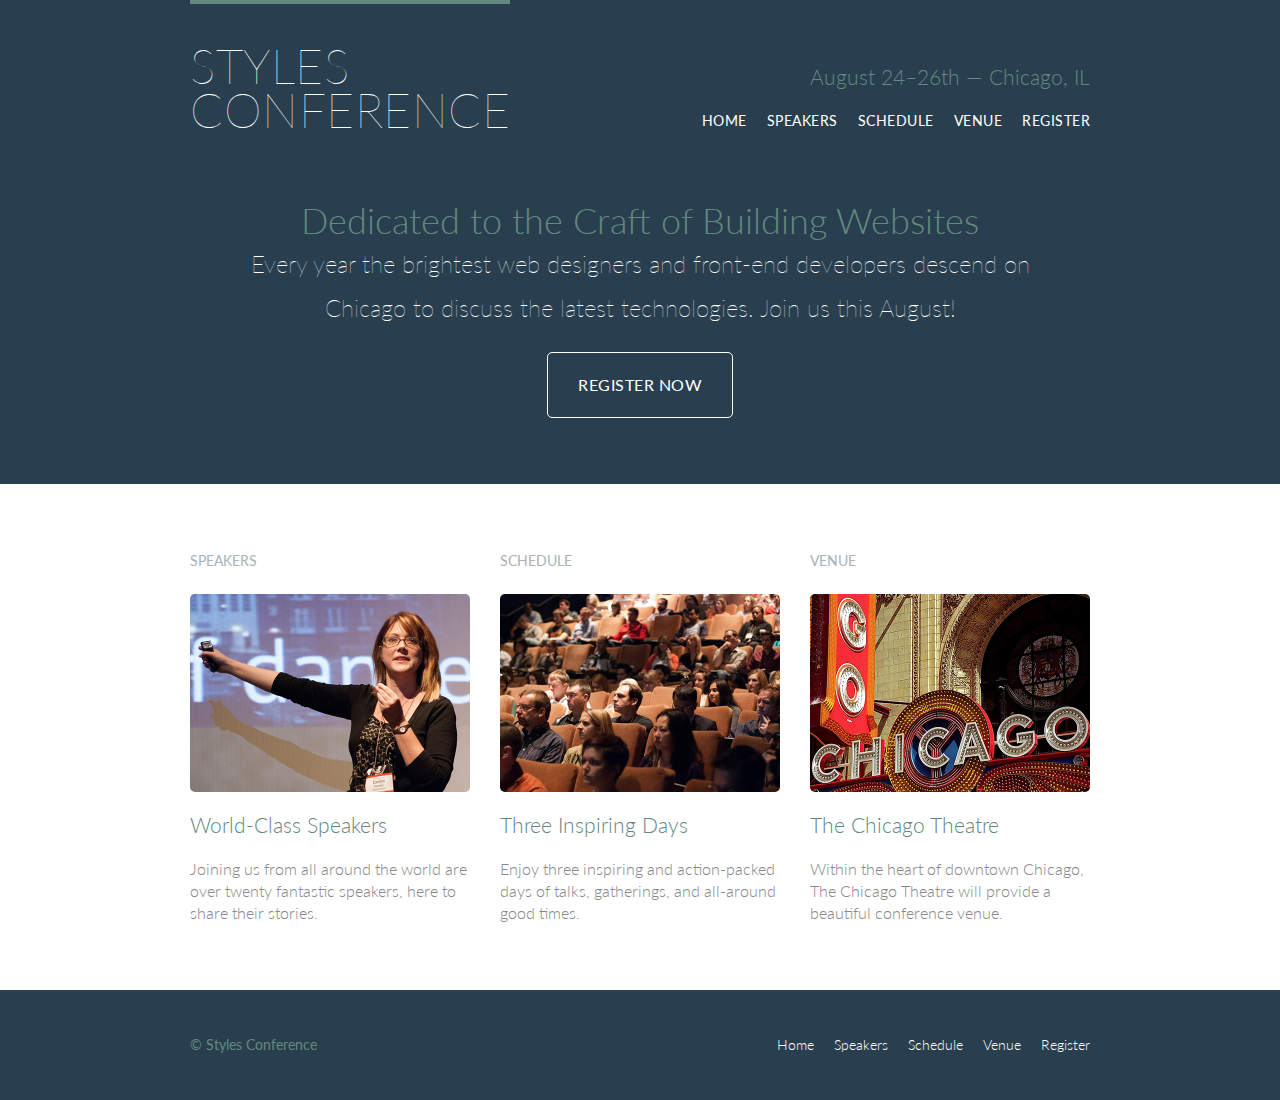
<file: index.html>
<!DOCTYPE html>
<html lang="en">

   <head>
      <meta charset="utf-8">
      <title>Styles Conference</title>
      <link rel="stylesheet" href="assets/stylesheets/main.css">
      <link rel="stylesheet" href="https://fonts.googleapis.com/css2?family=Lato:wght@100;300;400">      
   </head>

   <body>

      <!-- Header -->

      <header class="primary-header container group">
           
         <h1 class="logo">
            <a href="index.html">Styles <br> Conference</a>
         </h1>

         <h3 class="tagline">August 24&ndash;26th &mdash; Chicago, IL</h3>

         <nav class="nav primary-nav">
            <ul>
               <li><a href="index.html">Home</a></li><!--
               --><li><a href="speakers.html">Speakers</a></li><!--
               --><li><a href="schedule.html">Schedule</a></li><!--
               --><li><a href="venue.html">Venue</a></li><!--
               --><li><a href="register.html">Register</a></li>
            </ul>
         </nav>

      </header>


      <!-- Hero -->

      <section class="hero container">

         <h2>Dedicated to the Craft of Building Websites</h2>

         <p>Every year the brightest web designers and front-end developers descend on Chicago to discuss the latest technologies. Join us this August!</p>

         <a class="btn btn-alt" href="register.html">Register Now</a>

      </section>


      <!-- Teasers -->

      <section class="row">
         <div class="grid"><!-- 

            Speakers

            --><section class="teaser col-1-3">
               <h5>Speakers</h5>
               <a href="speakers.html">
                  <img src="assets/images/home/speakers.jpg" alt="Professional Speaker">
                  <h3>World-Class Speakers</h3>
               </a>
               <p>Joining us from all around the world are over twenty fantastic speakers, here to share their stories.</p>
            </section><!--

            Schedule

            --><section class="teaser col-1-3">
               <h5>Schedule</h5>
               <a href="schedule.html">
                  <img src="assets/images/home/schedule.jpg" alt="Conference Attendees">
                  <h3>Three Inspiring Days</h3>
               </a>
               <p>Enjoy three inspiring and action-packed days of talks, gatherings, and all-around good times.</p>
            </section><!--

            Venue

            --><section class="teaser col-1-3">
               <h5>Venue</h5>
               <a href="venue.html">
                  <img src="assets/images/home/venue.jpg" alt="The Chicago Theatre">
                  <h3>The Chicago Theatre</h3>
               </a>
               <p>Within the heart of downtown Chicago, The Chicago Theatre will provide a beautiful conference venue.</p>
            </section>
            
         </div>
      </section>


      <!-- Footer -->

      <footer class="primary-footer container group">

         <small>&copy; Styles Conference</small>

         <nav class="nav">
            <ul>
               <li><a href="index.html">Home</a></li><!--
               --><li><a href="speakers.html">Speakers</a></li><!--
               --><li><a href="schedule.html">Schedule</a></li><!--
               --><li><a href="venue.html">Venue</a></li><!--
               --><li><a href="register.html">Register</a></li>
            </ul>
         </nav>

      </footer>
        
   </body>
   
</html>
</file>
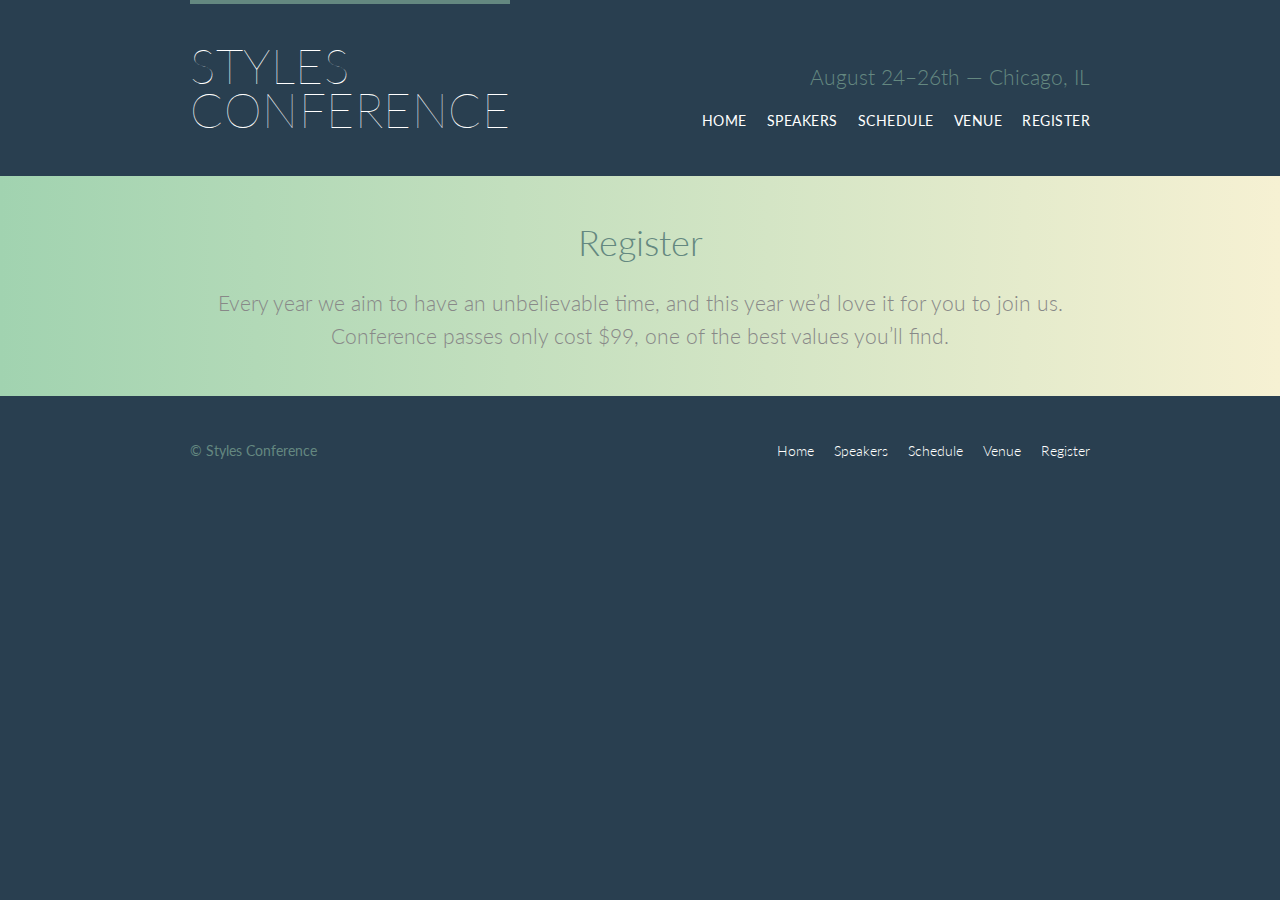
<file: register.html>
<!DOCTYPE html>
<html lang="en">

   <head>
      <meta charset="utf-8">
      <title>Register - Styles Conference</title>
      <link rel="stylesheet" href="assets/stylesheets/main.css">
      <link rel="stylesheet" href="https://fonts.googleapis.com/css2?family=Lato:wght@100;300;400">
   </head>

   <body>

      <!-- Header -->

      <header class="primary-header container group">

         <h1 class="logo">
            <a href="index.html">Styles <br> Conference</a>
         </h1>

         <h3 class="tagline">August 24&ndash;26th &mdash; Chicago, IL</h3>

         <nav class="nav primary-nav">
            <ul>
               <li><a href="index.html">Home</a></li><!--
               --><li><a href="speakers.html">Speakers</a></li><!--
               --><li><a href="schedule.html">Schedule</a></li><!--
               --><li><a href="venue.html">Venue</a></li><!--
               --><li><a href="register.html">Register</a></li>
            </ul>
         </nav>

      </header>


      <!-- Lead -->

      <section class="row-alt">
         <div class="lead container">

            <h1>Register</h1>

            <p>Every year we aim to have an unbelievable time, and this year we&#8217;d love it for you to join us. Conference passes only cost $99, one of the best values you&#8217;ll find.</p>
         
         </div>
      </section>


      <!-- Footer -->

      <footer class="primary-footer container group">

         <small>&copy; Styles Conference</small>

         <nav class="nav">
            <ul>
               <li><a href="index.html">Home</a></li><!--
               --><li><a href="speakers.html">Speakers</a></li><!--
               --><li><a href="schedule.html">Schedule</a></li><!--
               --><li><a href="venue.html">Venue</a></li><!--
               --><li><a href="register.html">Register</a></li>
            </ul>
         </nav>

      </footer>

   </body>
   
</html>
</file>
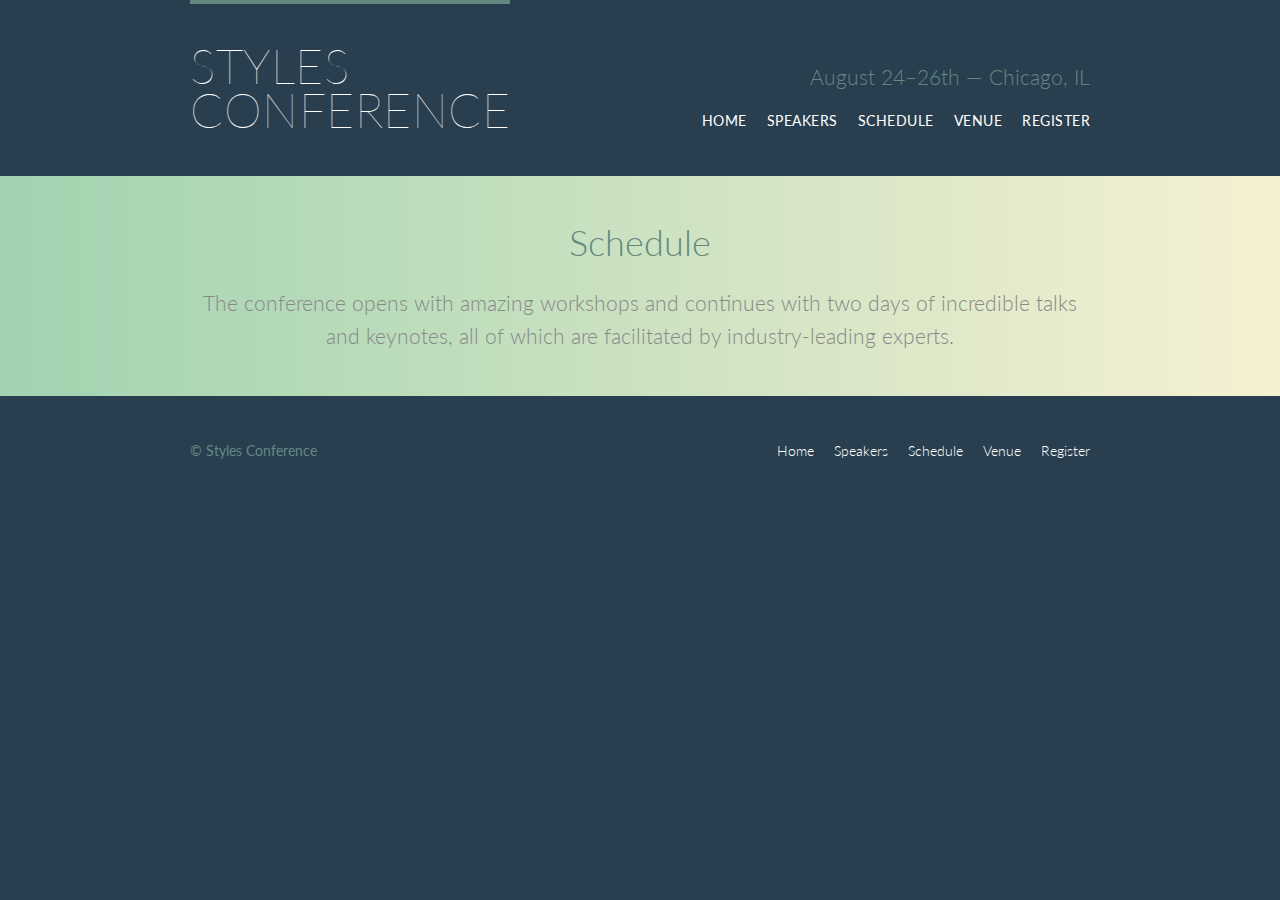
<file: schedule.html>
<!DOCTYPE html>
<html lang="en">

   <head>
      <meta charset="utf-8">
      <title>Schedule - Styles Conference</title>
      <link rel="stylesheet" href="assets/stylesheets/main.css">
      <link rel="stylesheet" href="https://fonts.googleapis.com/css2?family=Lato:wght@100;300;400">
   </head>

   <body>

      <!-- Header -->

      <header class="primary-header container group">

         <h1 class="logo">
            <a href="index.html">Styles <br> Conference</a>
         </h1>

         <h3 class="tagline">August 24&ndash;26th &mdash; Chicago, IL</h3>

         <nav class="nav primary-nav">
            <ul>
               <li><a href="index.html">Home</a></li><!--
               --><li><a href="speakers.html">Speakers</a></li><!--
               --><li><a href="schedule.html">Schedule</a></li><!--
               --><li><a href="venue.html">Venue</a></li><!--
               --><li><a href="register.html">Register</a></li>
            </ul>
         </nav>

      </header>


      <!-- Lead -->

      <section class="row-alt">
         <div class="lead container">

            <h1>Schedule</h1>

            <p>The conference opens with amazing workshops and continues with two days of incredible talks and keynotes, all of which are facilitated by industry-leading experts.</p>
         
         </div>
      </section>


      <!-- Footer -->

      <footer class="primary-footer container group">

         <small>&copy; Styles Conference</small>

         <nav class="nav">
            <ul>
               <li><a href="index.html">Home</a></li><!--
               --><li><a href="speakers.html">Speakers</a></li><!--
               --><li><a href="schedule.html">Schedule</a></li><!--
               --><li><a href="venue.html">Venue</a></li><!--
               --><li><a href="register.html">Register</a></li>
            </ul>
         </nav>

      </footer>

   </body>
   
</html>
</file>
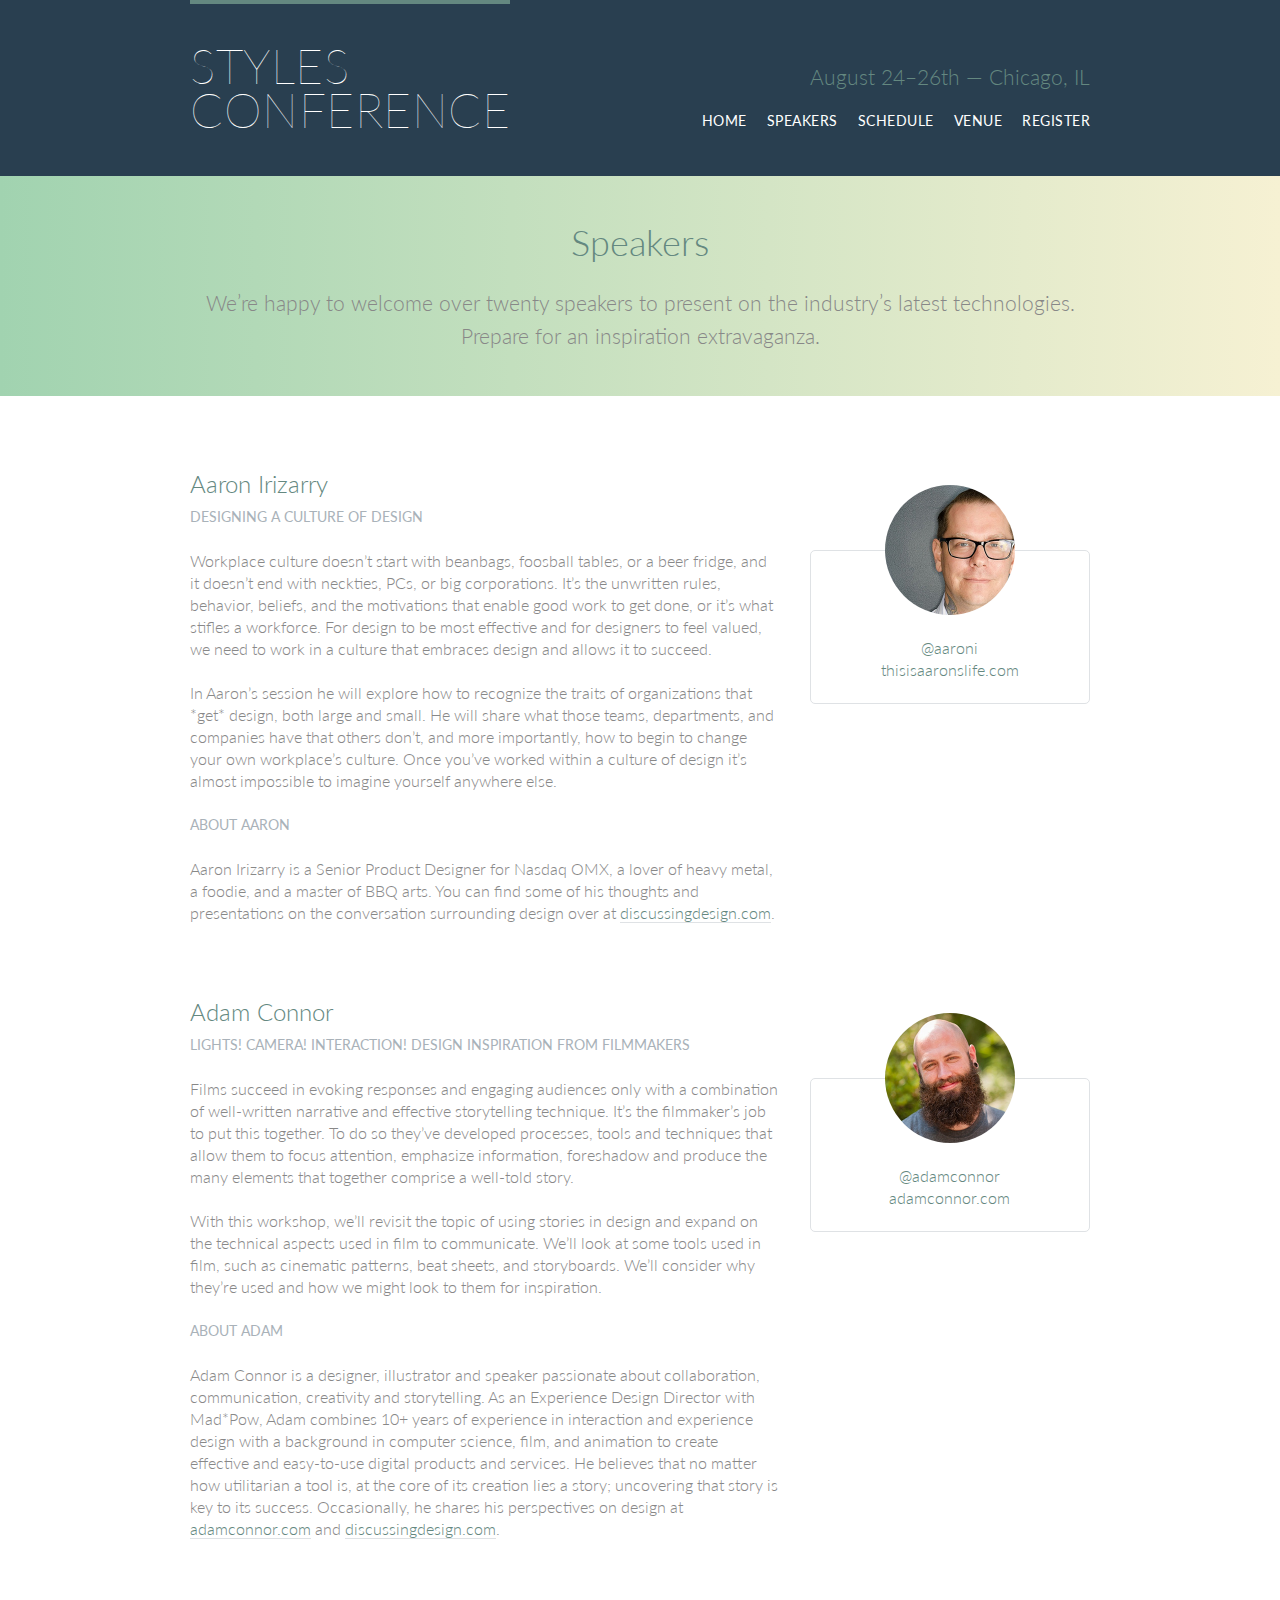
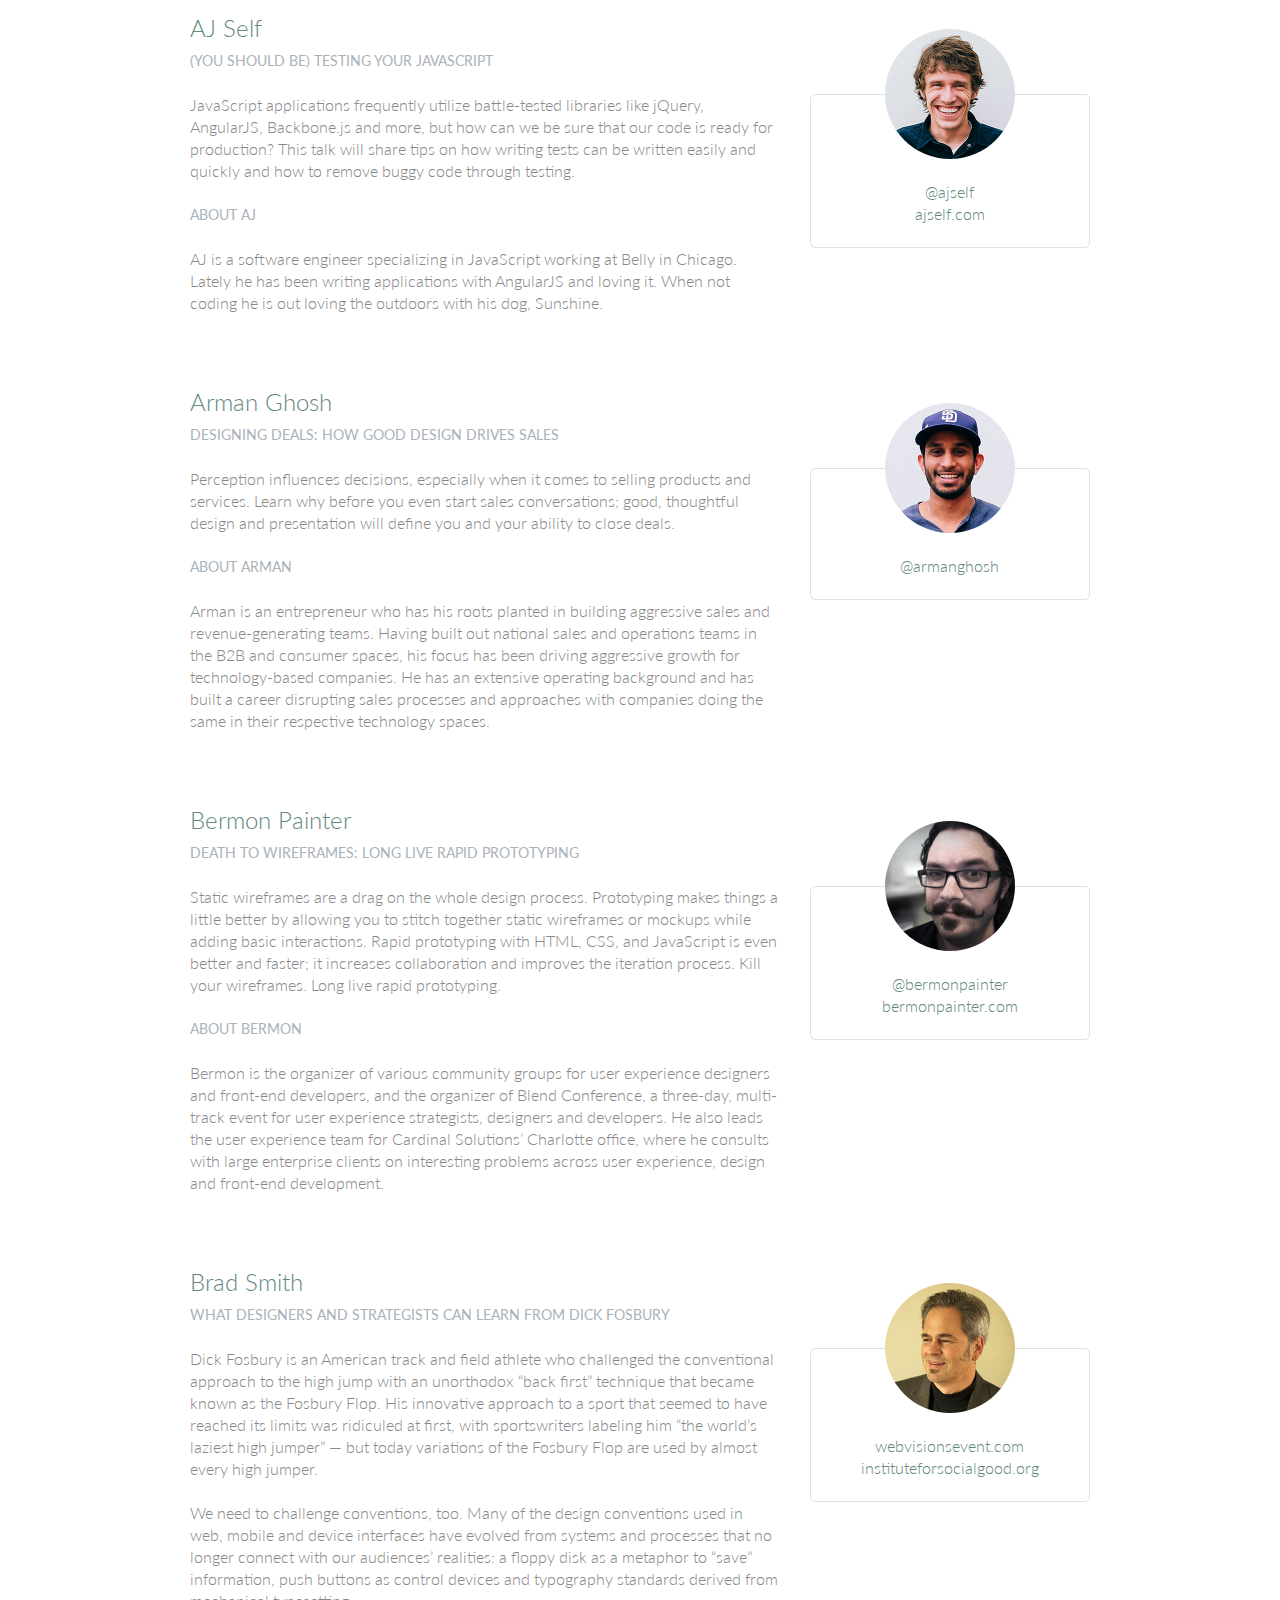
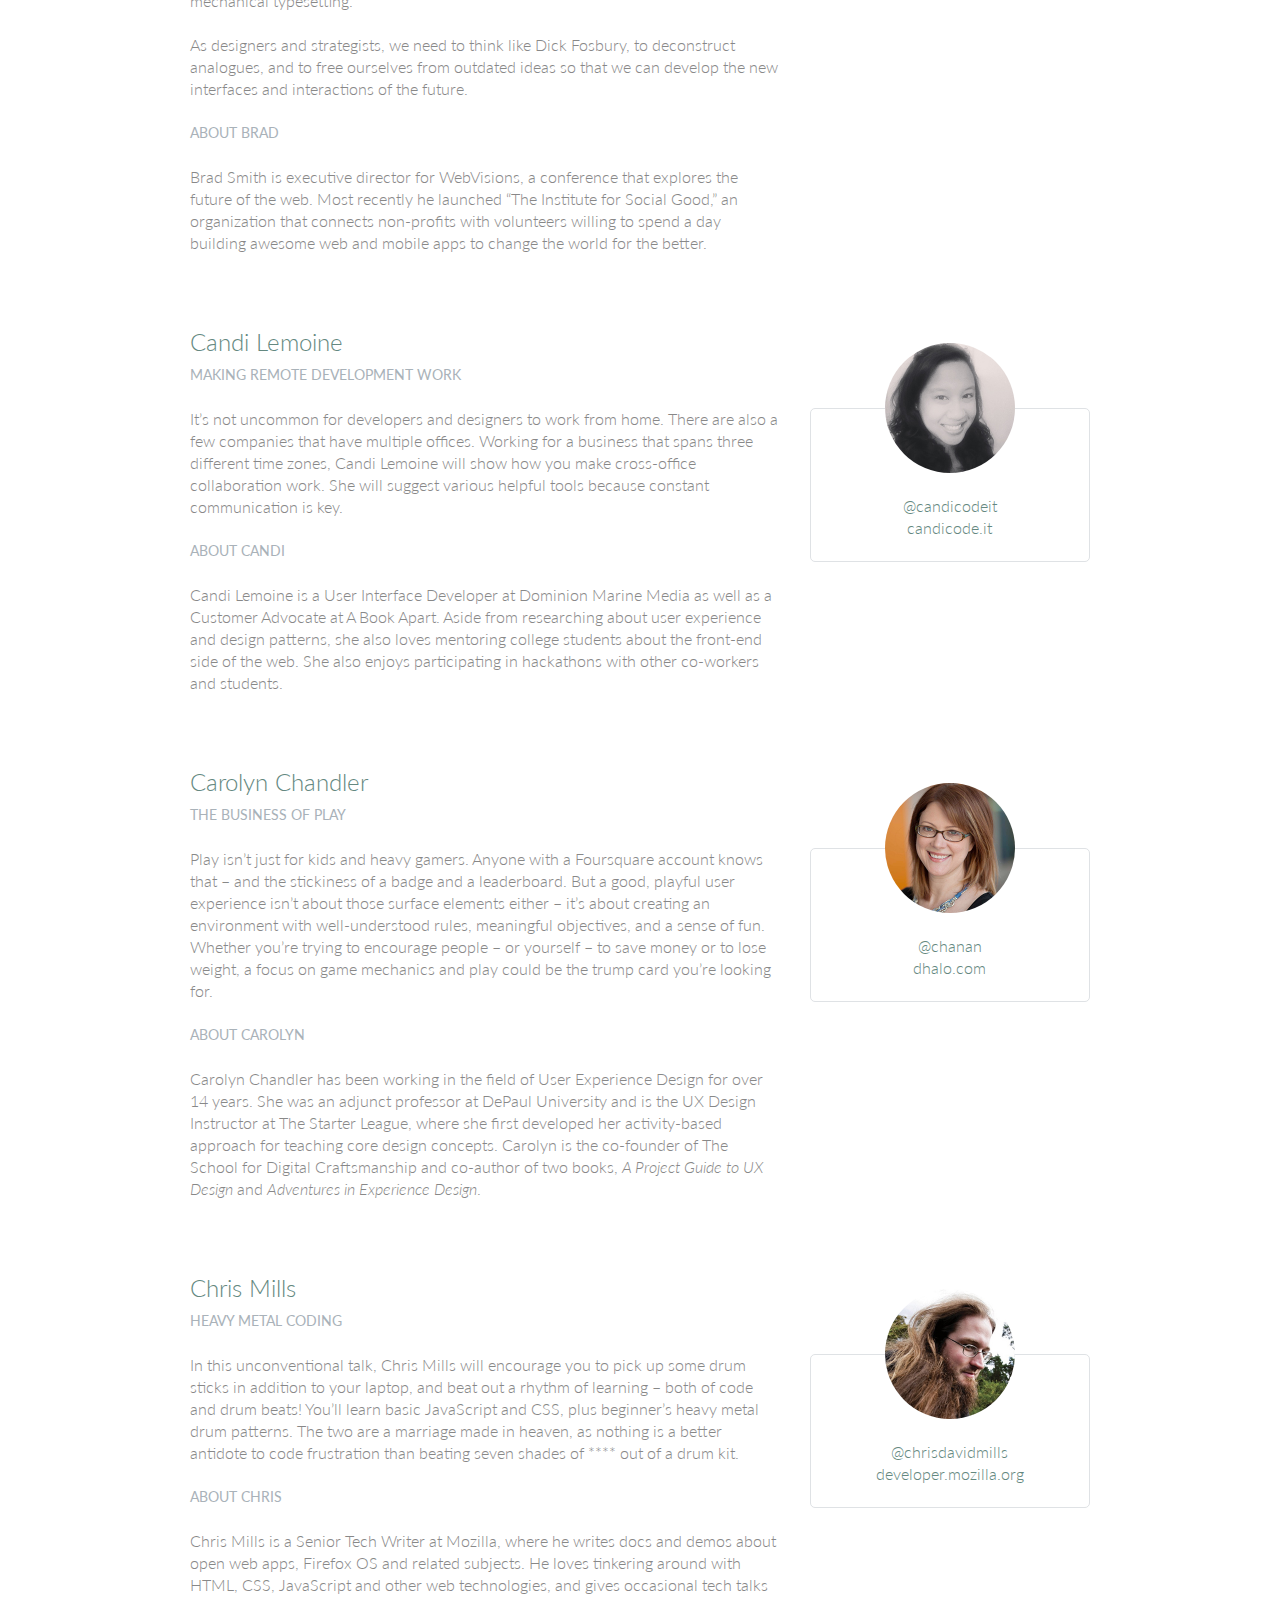
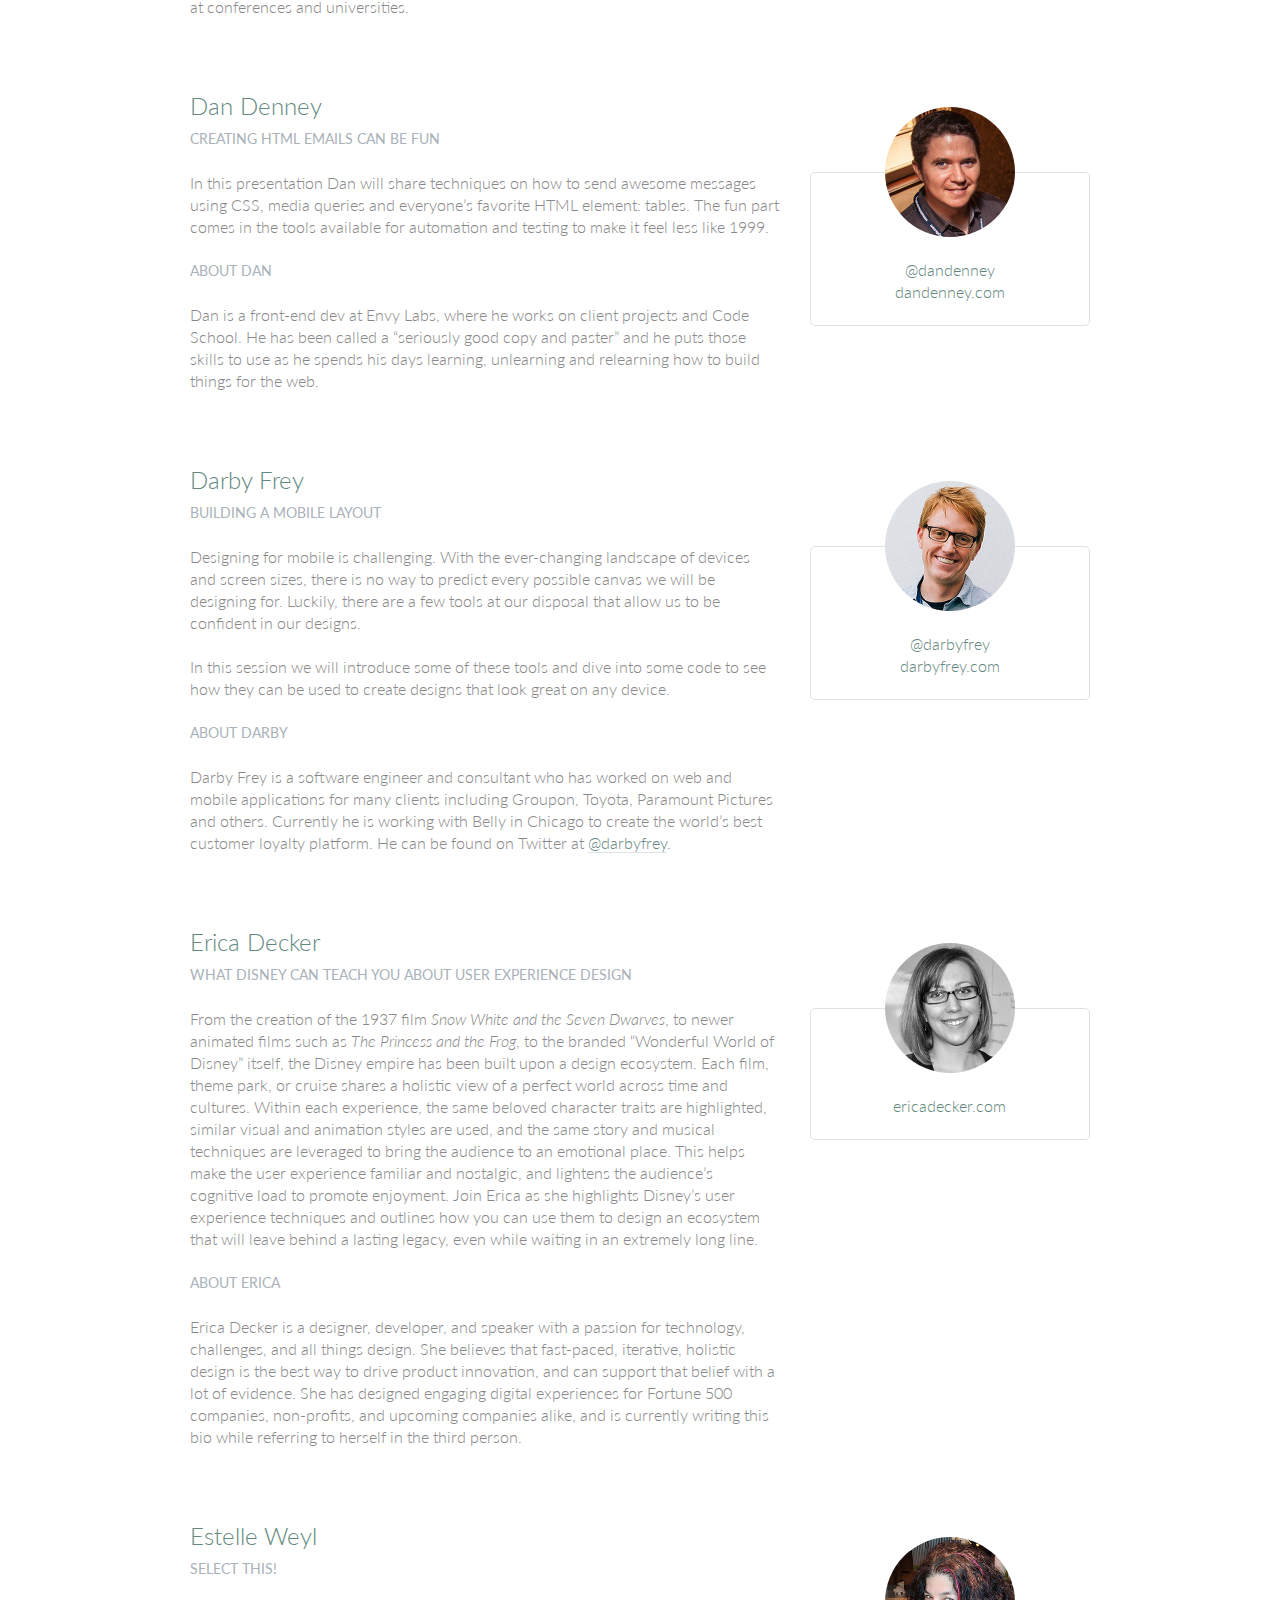
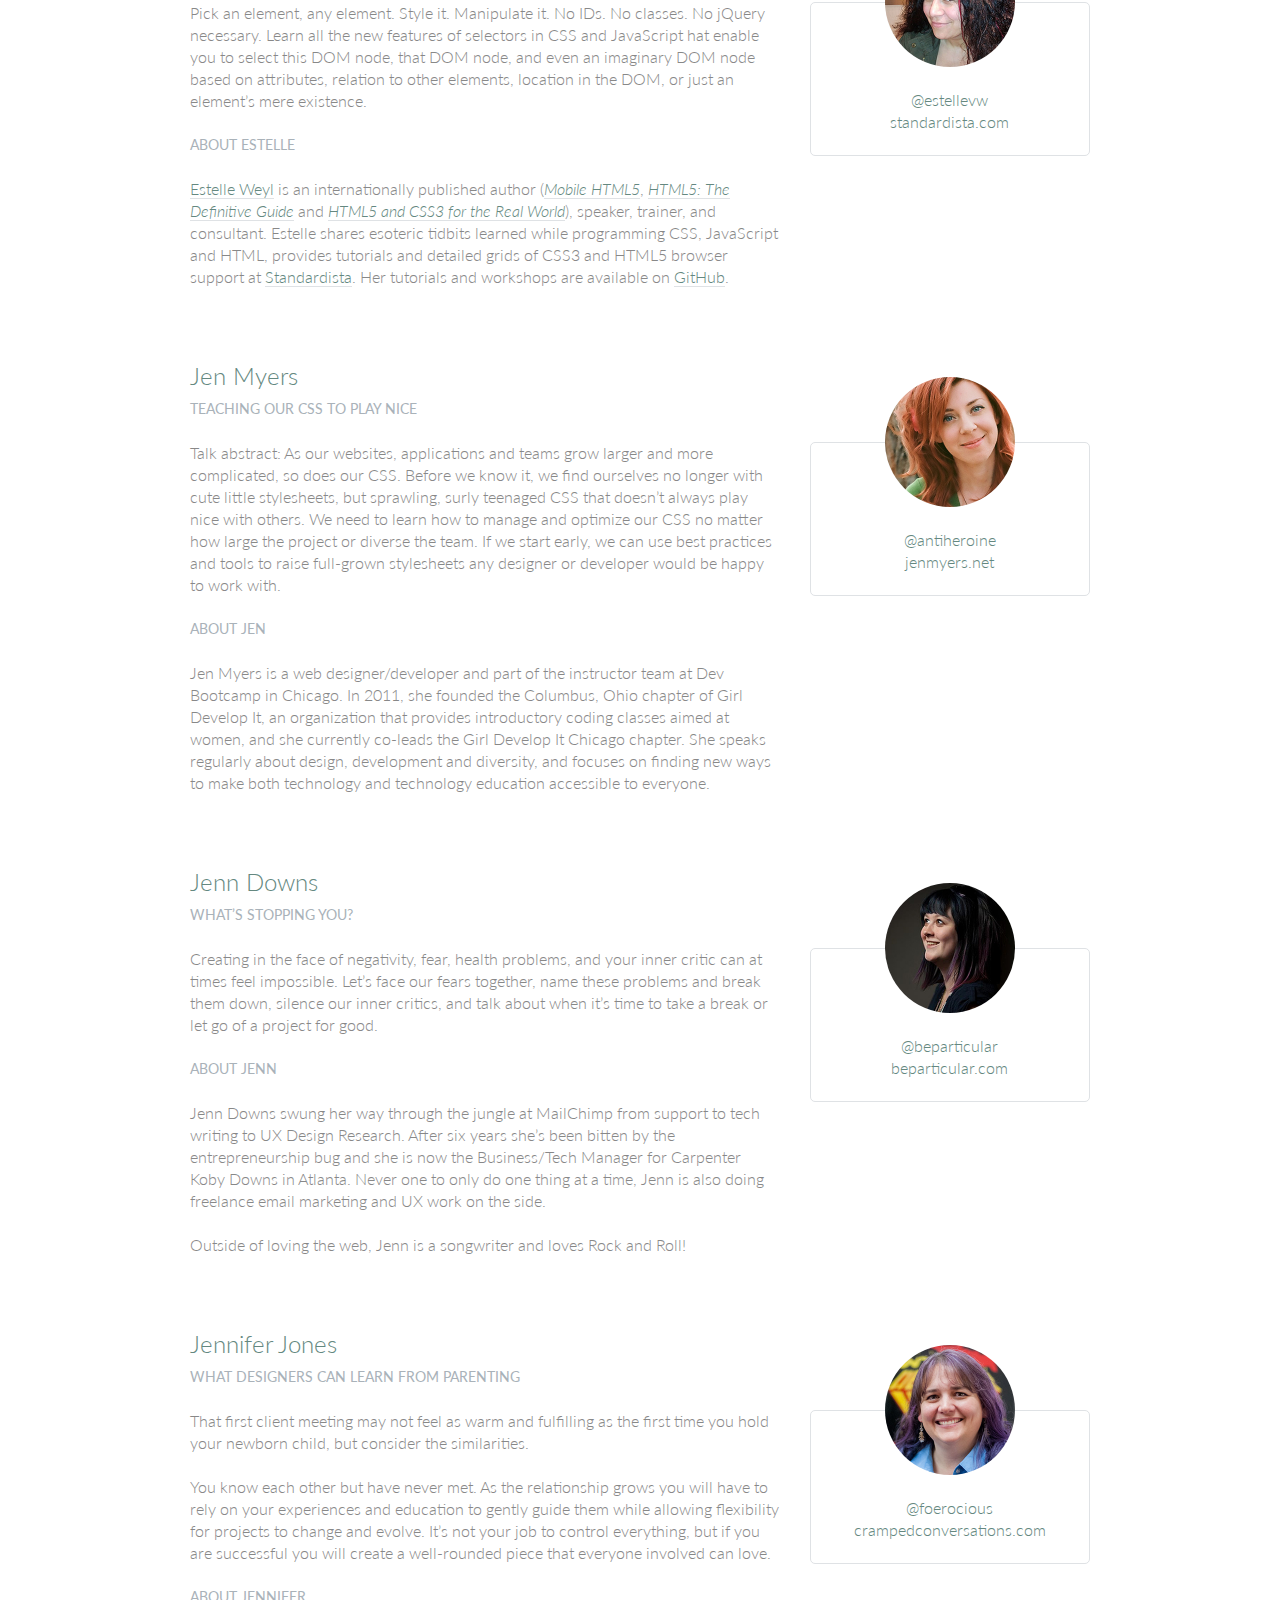
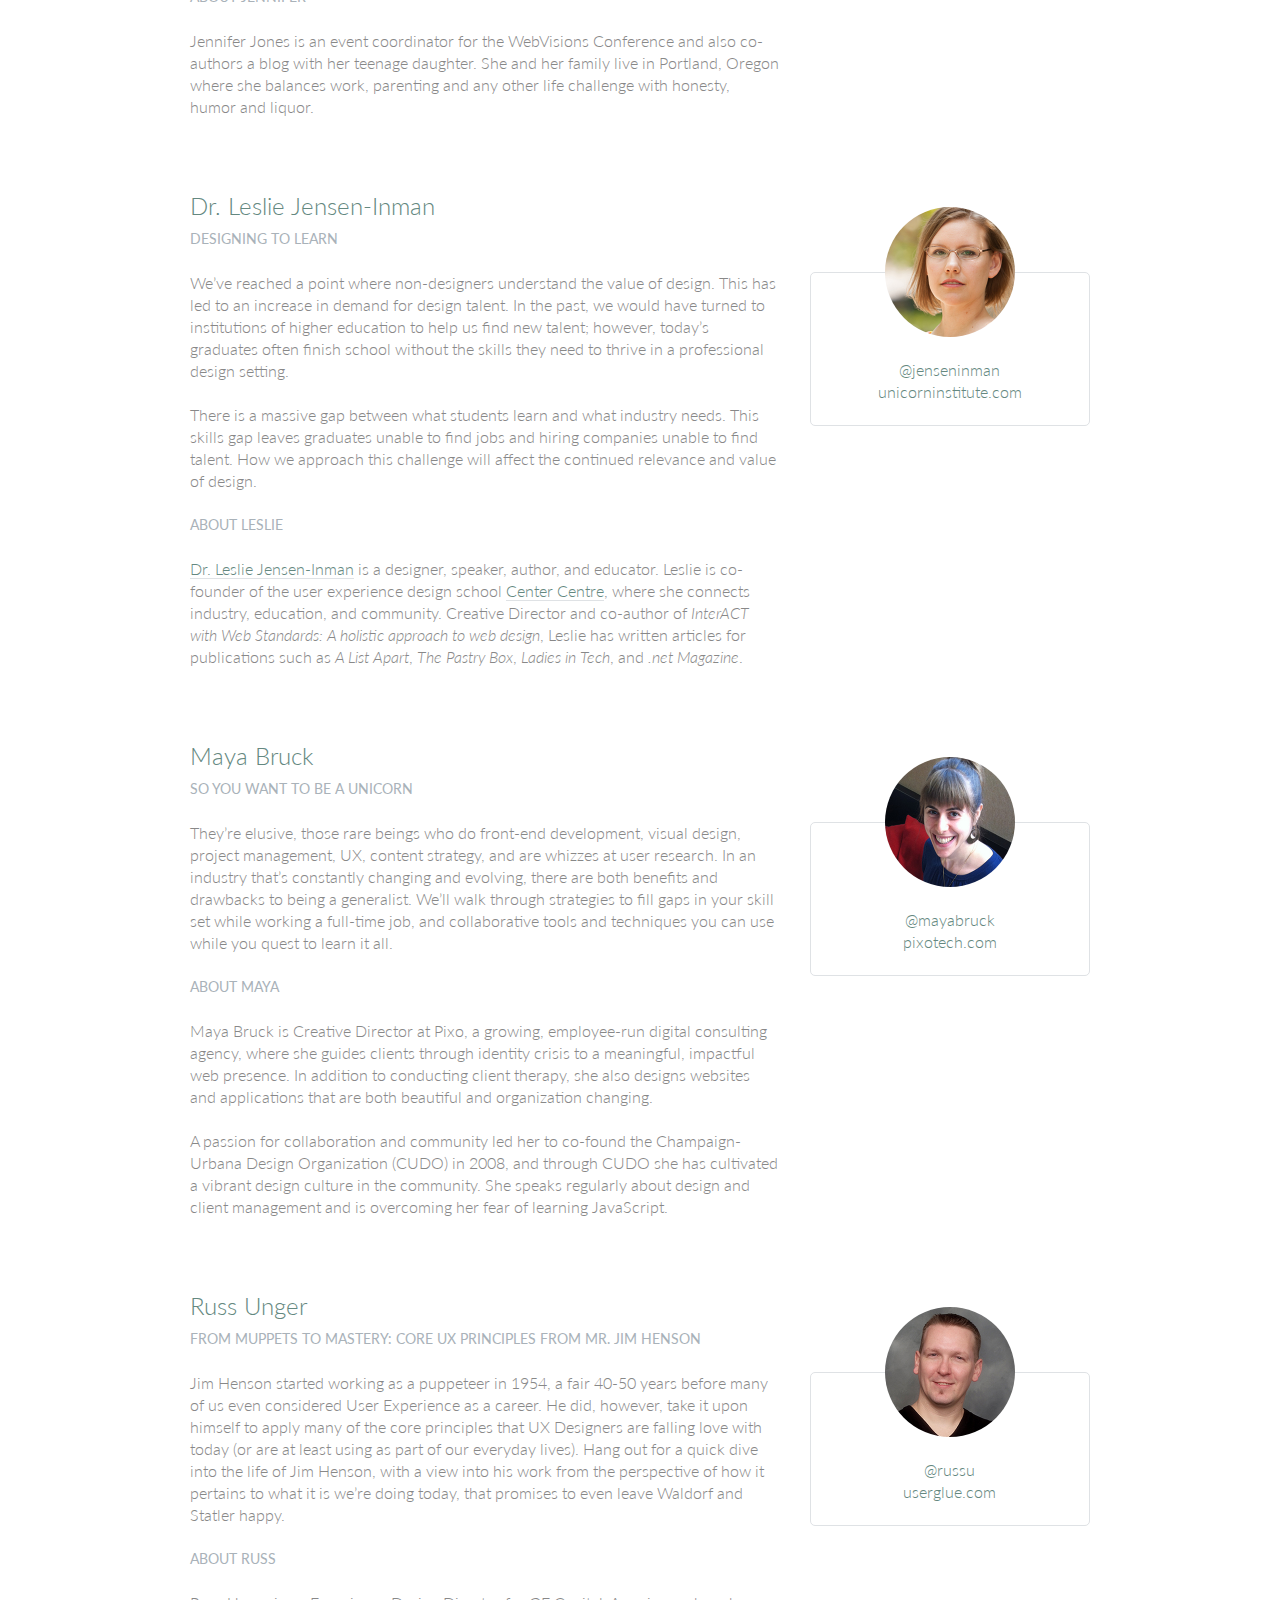
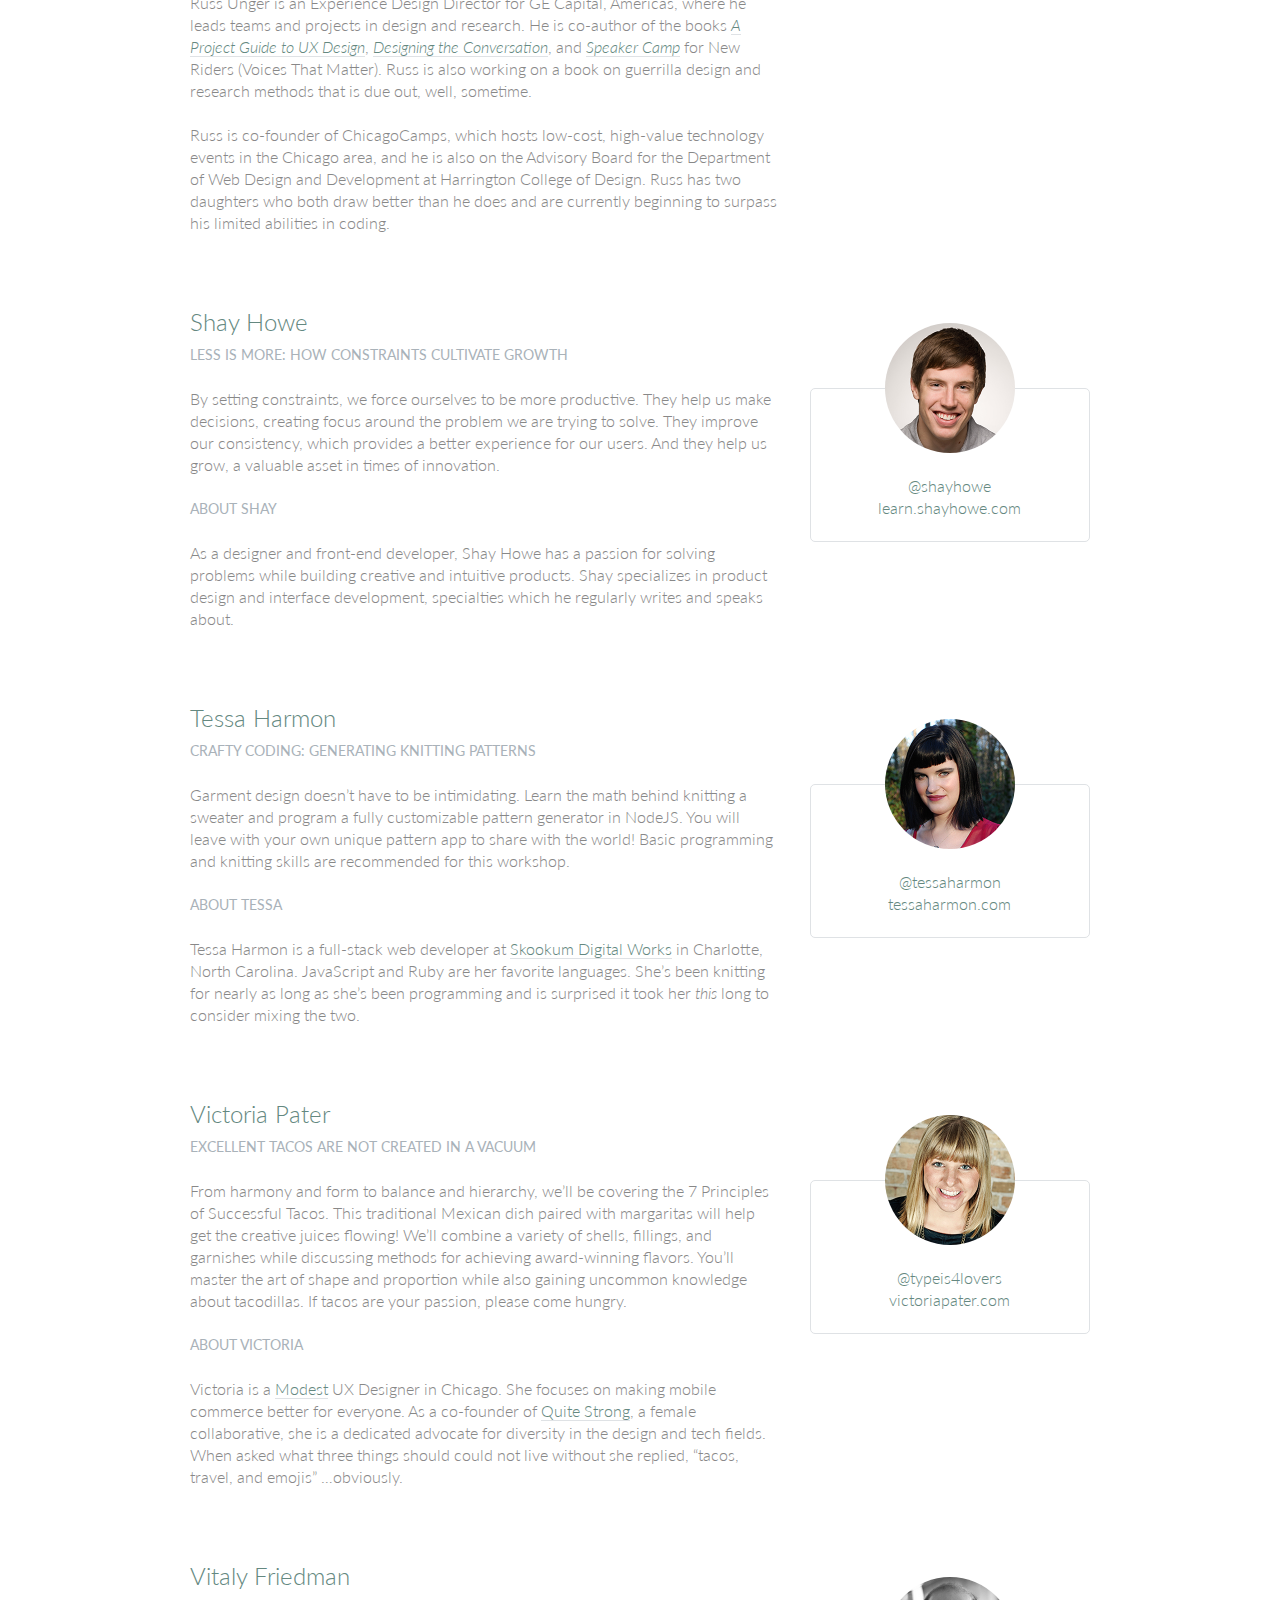
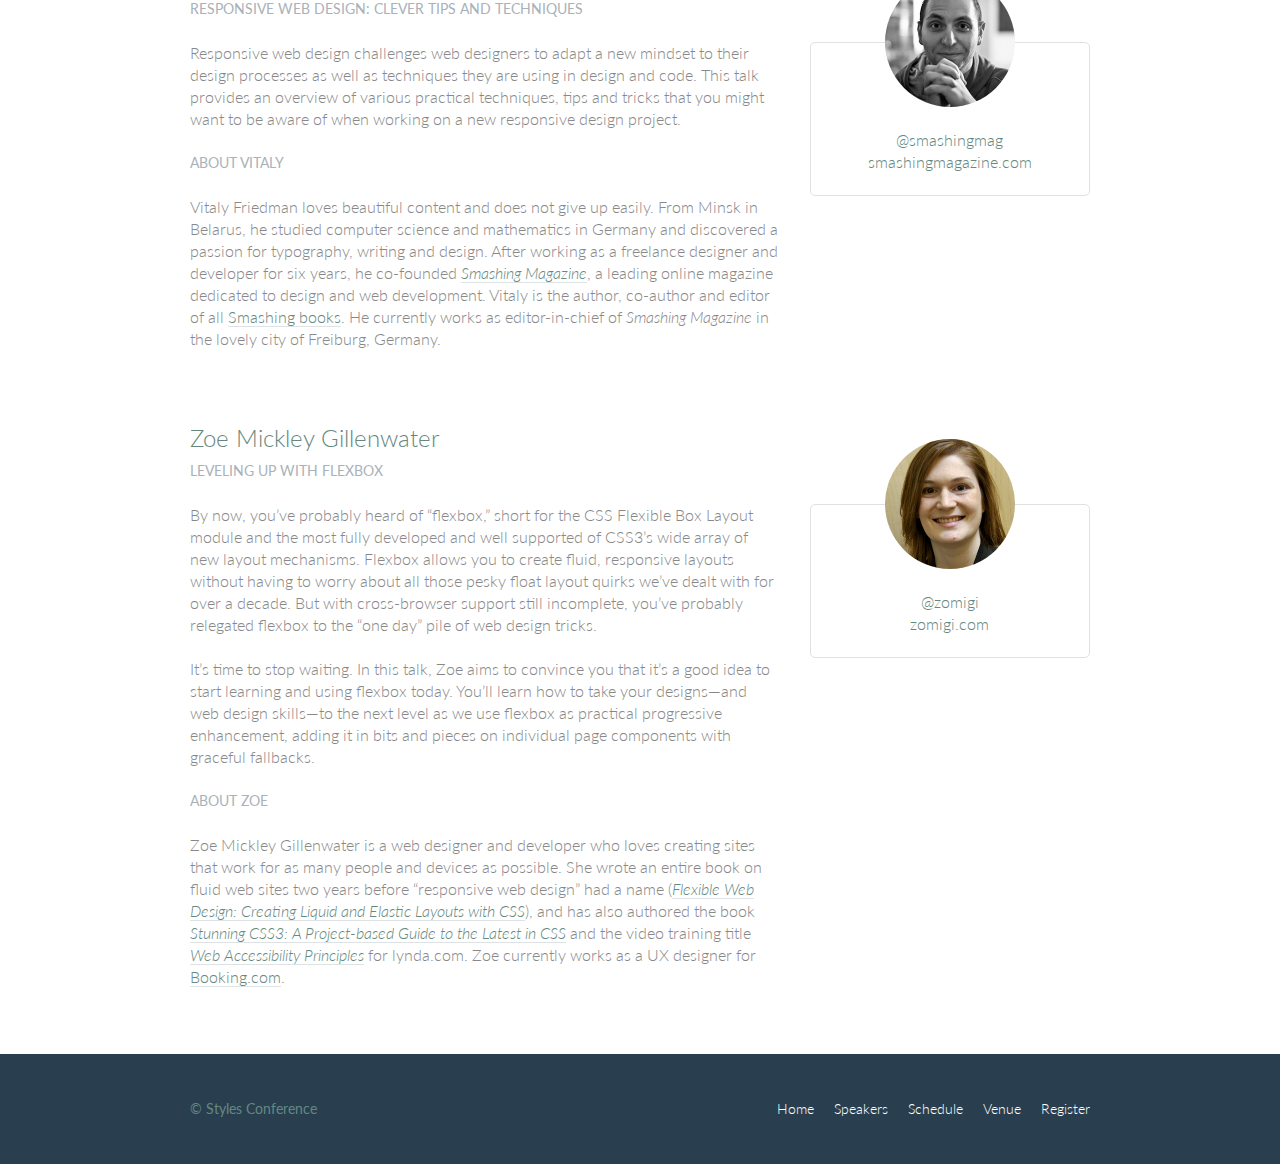
<file: speakers.html>
<!DOCTYPE html>
<html lang="en">

   <head>
      <meta charset="utf-8">
      <title>Speakers - Styles Conference</title>
      <link rel="stylesheet" href="assets/stylesheets/main.css">
      <link rel="stylesheet" href="https://fonts.googleapis.com/css2?family=Lato:wght@100;300;400">
   </head>

   <body>

      <!-- Header -->

      <header class="primary-header container group">

         <h1 class="logo">
            <a href="index.html">Styles <br> Conference</a>
         </h1>

         <h3 class="tagline">August 24&ndash;26th &mdash; Chicago, IL</h3>

         <nav class="nav primary-nav">
            <ul>
               <li><a href="index.html">Home</a></li><!--
               --><li><a href="speakers.html">Speakers</a></li><!--
               --><li><a href="schedule.html">Schedule</a></li><!--
               --><li><a href="venue.html">Venue</a></li><!--
               --><li><a href="register.html">Register</a></li>
            </ul>
         </nav>

      </header>


      <!-- Lead -->

      <section class="row-alt">
         <div class="lead container">

            <h1>Speakers</h1>

            <p>We&#8217;re happy to welcome over twenty speakers to present on the industry&#8217;s latest technologies. Prepare for an inspiration extravaganza.</p>
         
         </div>
      </section>

      
      <!-- Main content -->

      <section class="row">
         <div class="grid">

            <!-- Aaron Irizarry -->

            <section class="speaker" id="aaron-irizarry">

               <div class="col-2-3">

                  <h2>Aaron Irizarry</h2>
                  <h5>Designing a Culture of Design</h5>

                  <p>Workplace culture doesn&#8217;t start with beanbags, foosball tables, or a beer fridge, and it doesn&#8217;t end with neckties, PCs, or big corporations. It&#8217;s the unwritten rules, behavior, beliefs, and the motivations that enable good work to get done, or it&#8217;s what stifles a workforce. For design to be most effective and for designers to feel valued, we need to work in a culture that embraces design and allows it to succeed.</p>

                  <p>In Aaron&#8217;s session he will explore how to recognize the traits of organizations that *get* design, both large and small. He will share what those teams, departments, and companies have that others don&#8217;t, and more importantly, how to begin to change your own workplace&#8217;s culture. Once you&#8217;ve worked within a culture of design it&#8217;s almost impossible to imagine yourself anywhere else.</p>

                  <h5>About Aaron</h5>

                  <p>Aaron Irizarry is a Senior Product Designer for Nasdaq OMX, a lover of heavy metal, a foodie, and a master of BBQ arts. You can find some of his thoughts and presentations on the conversation surrounding design over at <a href="http://www.discussingdesign.com/">discussingdesign.com</a>.</p>

               </div><!--

               --><aside class="col-1-3">
                  <div class="speaker-info">

                     <img src="assets/images/speakers/aaron-irizarry.jpg" alt="Aaron Irizarry">
                     
                     <ul>
                        <li><a href="https://twitter.com/aaroni">@aaroni</a></li>
                        <li><a href="http://www.thisisaaronslife.com/">thisisaaronslife.com</a></li>
                     </ul>

                  </div>
               </aside>

            </section>

            <!-- Adam Connor -->

            <section class="speaker" id="adam-connor">

               <div class="col-2-3">

                  <h2>Adam Connor</h2>
                  <h5>Lights! Camera! Interaction! Design Inspiration from Filmmakers</h5>

                  <p>Films succeed in evoking responses and engaging audiences only with a combination of well-written narrative and effective storytelling technique. It&#8217;s the filmmaker&#8217;s job to put this together. To do so they&#8217;ve developed processes, tools and techniques that allow them to focus attention, emphasize information, foreshadow and produce the many elements that together comprise a well-told story.</p>

                  <p>With this workshop, we&#8217;ll revisit the topic of using stories in design and expand on the technical aspects used in film to communicate. We&#8217;ll look at some tools used in film, such as cinematic patterns, beat sheets, and storyboards. We&#8217;ll consider why they&#8217;re used and how we might look to them for inspiration.</p>

                  <h5>About Adam</h5>

                  <p>Adam Connor is a designer, illustrator and speaker passionate about collaboration, communication, creativity and storytelling. As an Experience Design Director with Mad*Pow, Adam combines 10+ years of experience in interaction and experience design with a background in computer science, film, and animation to create effective and easy-to-use digital products and services. He believes that no matter how utilitarian a tool is, at the core of its creation lies a story; uncovering that story is key to its success. Occasionally, he shares his perspectives on design at <a href="http://adamconnor.com/">adamconnor.com</a> and <a href="http://www.discussingdesign.com/">discussingdesign.com</a>.</p>

               </div><!--

               --><aside class="col-1-3">
                  <div class="speaker-info">

                     <img src="assets/images/speakers/adam-connor.jpg" alt="Adam Connor">
                     
                     <ul>
                        <li><a href="https://twitter.com/adamconnor">@adamconnor</a></li>
                        <li><a href="http://adamconnor.com/">adamconnor.com</a></li>
                     </ul>

                  </div>
               </aside>

            </section>

            <!-- AJ Self -->

            <section class="speaker" id="aj-self">

               <div class="col-2-3">

                  <h2>AJ Self</h2>
                  <h5>(You Should Be) Testing Your JavaScript</h5>

                  <p>JavaScript applications frequently utilize battle-tested libraries like jQuery, AngularJS, Backbone.js and more, but how can we be sure that our code is ready for production? This talk will share tips on how writing tests can be written easily and quickly and how to remove buggy code through testing.</p>

                  <h5>About AJ</h5>

                  <p>AJ is a software engineer specializing in JavaScript working at Belly in Chicago. Lately he has been writing applications with AngularJS and loving it. When not coding he is out loving the outdoors with his dog, Sunshine.</p>

               </div><!--

               --><aside class="col-1-3">
                  <div class="speaker-info">

                     <img src="assets/images/speakers/aj-self.jpg" alt="AJ Self">
                     
                     <ul>
                        <li><a href="https://twitter.com/ajself">@ajself</a></li>
                        <li><a href="http://www.ajself.com/">ajself.com</a></li>
                     </ul>

                  </div>
               </aside>

            </section>

            <!-- Arman Ghosh -->

            <section class="speaker" id="arman-ghosh">

               <div class="col-2-3">

                  <h2>Arman Ghosh</h2>
                  <h5>Designing Deals: How Good Design Drives Sales</h5>

                  <p>Perception influences decisions, especially when it comes to selling products and services. Learn why before you even start sales conversations; good, thoughtful design and presentation will define you and your ability to close deals.</p>

                  <h5>About Arman</h5>

                  <p>Arman is an entrepreneur who has his roots planted in building aggressive sales and revenue-generating teams. Having built out national sales and operations teams in the B2B and consumer spaces, his focus has been driving aggressive growth for technology-based companies. He has an extensive operating background and has built a career disrupting sales processes and approaches with companies doing the same in their respective technology spaces.</p>

               </div><!--

               --><aside class="col-1-3">
                  <div class="speaker-info">

                     <img src="assets/images/speakers/arman-ghosh.jpg" alt="Arman Ghosh">
                     
                     <ul>
                        <li><a href="https://twitter.com/armanghosh">@armanghosh</a></li>
                     </ul>

                  </div>
               </aside>

            </section>

            <!-- Bermon Painter -->

            <section class="speaker" id="bermon-painter">

               <div class="col-2-3">

                  <h2>Bermon Painter</h2>
                  <h5>Death to Wireframes: Long Live Rapid Prototyping</h5>

                  <p>Static wireframes are a drag on the whole design process. Prototyping makes things a little better by allowing you to stitch together static wireframes or mockups while adding basic interactions. Rapid prototyping with HTML, CSS, and JavaScript is even better and faster; it increases collaboration and improves the iteration process. Kill your wireframes. Long live rapid prototyping.</p>

                  <h5>About Bermon</h5>

                  <p>Bermon is the organizer of various community groups for user experience designers and front-end developers, and the organizer of Blend Conference, a three-day, multi-track event for user experience strategists, designers and developers. He also leads the user experience team for Cardinal Solutions&#8217; Charlotte office, where he consults with large enterprise clients on interesting problems across user experience, design and front-end development.</p>

               </div><!--

               --><aside class="col-1-3">
                  <div class="speaker-info">

                     <img src="assets/images/speakers/bermon-painter.jpg" alt="Bermon Painter">
                     
                     <ul>
                        <li><a href="https://twitter.com/bermonpainter">@bermonpainter</a></li>
                        <li><a href="http://bermonpainter.com/">bermonpainter.com</a></li>
                     </ul>

                  </div>
               </aside>

            </section>

            <!-- Brad Smith -->

            <section class="speaker" id="brad-smith">

               <div class="col-2-3">

                  <h2>Brad Smith</h2>
                  <h5>What Designers and Strategists Can Learn from Dick Fosbury</h5>

                  <p>Dick Fosbury is an American track and field athlete who challenged the conventional approach to the high jump with an unorthodox &#8220;back first&#8221; technique that became known as the Fosbury Flop. His innovative approach to a sport that seemed to have reached its limits was ridiculed at first, with sportswriters labeling him &#8220;the world&#8217;s laziest high jumper&#8221; &#8212; but today variations of the Fosbury Flop are used by almost every high jumper.</p>

                  <p>We need to challenge conventions, too. Many of the design conventions used in web, mobile and device interfaces have evolved from systems and processes that no longer connect with our audiences&#8217; realities: a floppy disk as a metaphor to &#8220;save&#8221; information, push buttons as control devices and typography standards derived from mechanical typesetting.</p>

                  <p>As designers and strategists, we need to think like Dick Fosbury, to deconstruct analogues, and to free ourselves from outdated ideas so that we can develop the new interfaces and interactions of the future.</p>

                  <h5>About Brad</h5>

                  <p>Brad Smith is executive director for WebVisions, a conference that explores the future of the web. Most recently he launched &#8220;The Institute for Social Good,&#8221; an organization that connects non-profits with volunteers willing to spend a day building awesome web and mobile apps to change the world for the better.</p>

               </div><!--

               --><aside class="col-1-3">
                  <div class="speaker-info">

                     <img src="assets/images/speakers/brad-smith.jpg" alt="Brad Smith">
                     
                     <ul>
                        <li><a href="http://www.webvisionsevent.com/">webvisionsevent.com</a></li>
                        <li><a href="http://www.instituteforsocialgood.org/">instituteforsocialgood.org</a></li>
                     </ul>

                  </div>
               </aside>

            </section>

            <!-- Candi Lemoine -->

            <section class="speaker" id="candi-lemoine">

               <div class="col-2-3">

                  <h2>Candi Lemoine</h2>
                  <h5>Making Remote Development Work</h5>

                  <p>It&#8217;s not uncommon for developers and designers to work from home. There are also a few companies that have multiple offices. Working for a business that spans three different time zones, Candi Lemoine will show how you make cross-office collaboration work. She will suggest various helpful tools because constant communication is key.</p>

                  <h5>About Candi</h5>

                  <p>Candi Lemoine is a User Interface Developer at Dominion Marine Media as well as a Customer Advocate at A Book Apart. Aside from researching about user experience and design patterns, she also loves mentoring college students about the front-end side of the web. She also enjoys participating in hackathons with other co-workers and students.</p>

               </div><!--

               --><aside class="col-1-3">
                  <div class="speaker-info">

                     <img src="assets/images/speakers/candi-lemoine.jpg" alt="Candi Lemoine">
                     
                     <ul>
                        <li><a href="https://twitter.com/candicodeit">@candicodeit</a></li>
                        <li><a href="http://candicode.it/">candicode.it</a></li>
                     </ul>

                  </div>
               </aside>

            </section>

            <!-- Carolyn Chandler -->

            <section class="speaker" id="carolyn-chandler">

               <div class="col-2-3">

                  <h2>Carolyn Chandler</h2>
                  <h5>The Business of Play</h5>

                   <p>Play isn&#8217;t just for kids and heavy gamers. Anyone with a Foursquare account knows that &#8211; and the stickiness of a badge and a leaderboard. But a good, playful user experience isn&#8217;t about those surface elements either &#8211; it&#8217;s about creating an environment with well-understood rules, meaningful objectives, and a sense of fun. Whether you&#8217;re trying to encourage people &#8211; or yourself &#8211; to save money or to lose weight, a focus on game mechanics and play could be the trump card you&#8217;re looking for.</p>

                   <h5>About Carolyn</h5>

                   <p>Carolyn Chandler has been working in the field of User Experience Design for over 14 years. She was an adjunct professor at DePaul University and is the UX Design Instructor at The Starter League, where she first developed her activity-based approach for teaching core design concepts. Carolyn is the co-founder of The School for Digital Craftsmanship and co-author of two books, <cite>A Project Guide to UX Design</cite> and <cite>Adventures in Experience Design</cite>.</p>

               </div><!--

               --><aside class="col-1-3">
                  <div class="speaker-info">

                     <img src="assets/images/speakers/carolyn-chandler.jpg" alt="Carolyn Chandler">
                     
                     <ul>
                        <li><a href="https://twitter.com/chanan">@chanan</a></li>
                        <li><a href="http://www.dhalo.com/">dhalo.com</a></li>
                     </ul>

                  </div>
               </aside>

            </section>

            <!-- Chris Mills -->

            <section class="speaker" id="chris-mills">

               <div class="col-2-3">

                  <h2>Chris Mills</h2>
                  <h5>Heavy Metal Coding</h5>

                  <p>In this unconventional talk, Chris Mills will encourage you to pick up some drum sticks in addition to your laptop, and beat out a rhythm of learning &#8211; both of code and drum beats! You&#8217;ll learn basic JavaScript and CSS, plus beginner&#8217;s heavy metal drum patterns. The two are a marriage made in heaven, as nothing is a better antidote to code frustration than beating seven shades of **** out of a drum kit.</p>

                  <h5>About Chris</h5>

                  <p>Chris Mills is a Senior Tech Writer at Mozilla, where he writes docs and demos about open web apps, Firefox OS and related subjects. He loves tinkering around with HTML, CSS, JavaScript and other web technologies, and gives occasional tech talks at conferences and universities.</p>

               </div><!--

               --><aside class="col-1-3">
                  <div class="speaker-info">

                     <img src="assets/images/speakers/chris-mills.jpg" alt="Chris Mills">
                     
                     <ul>
                        <li><a href="https://twitter.com/chrisdavidmills">@chrisdavidmills</a></li>
                        <li><a href="https://developer.mozilla.org/">developer.mozilla.org</a></li>
                     </ul>

                  </div>
               </aside>

            </section>

            <!-- Dan Denney -->

            <section class="speaker" id="dan-denney">

               <div class="col-2-3">

                  <h2>Dan Denney</h2>
                  <h5>Creating HTML Emails Can Be Fun</h5>

                  <p>In this presentation Dan will share techniques on how to send awesome messages using CSS, media queries and everyone&#8217;s favorite HTML element: tables. The fun part comes in the tools available for automation and testing to make it feel less like 1999.</p>

                  <h5>About Dan</h5>

                  <p>Dan is a front-end dev at Envy Labs, where he works on client projects and Code School. He has been called a &#8220;seriously good copy and paster&#8221; and he puts those skills to use as he spends his days learning, unlearning and relearning how to build things for the web.</p>

               </div><!--

               --><aside class="col-1-3">
                  <div class="speaker-info">

                     <img src="assets/images/speakers/dan-denney.jpg" alt="Dan Denney">
                     
                     <ul>
                        <li><a href="https://twitter.com/dandenney">@dandenney</a></li>
                        <li><a href="http://dandenney.com/">dandenney.com</a></li>
                     </ul>

                  </div>
               </aside>

            </section>

            <!-- Darby Frey -->

            <section class="speaker" id="darby-frey">

               <div class="col-2-3">

                  <h2>Darby Frey</h2>
                  <h5>Building a Mobile Layout</h5>

                  <p>Designing for mobile is challenging. With the ever-changing landscape of devices and screen sizes, there is no way to predict every possible canvas we will be designing for. Luckily, there are a few tools at our disposal that allow us to be confident in our designs.</p>

                  <p>In this session we will introduce some of these tools and dive into some code to see how they can be used to create designs that look great on any device.</p>

                  <h5>About Darby</h5>

                  <p>Darby Frey is a software engineer and consultant who has worked on web and mobile applications for many clients including Groupon, Toyota, Paramount Pictures and others. Currently he is working with Belly in Chicago to create the world&#8217;s best customer loyalty platform. He can be found on Twitter at <a href="https://twitter.com/darbyfrey">@darbyfrey</a>.</p>

               </div><!--

               --><aside class="col-1-3">
                  <div class="speaker-info">

                     <img src="assets/images/speakers/darby-frey.jpg" alt="Darby Frey">
                     
                     <ul>
                        <li><a href="https://twitter.com/darbyfrey">@darbyfrey</a></li>
                        <li><a href="http://darbyfrey.com/">darbyfrey.com</a></li>
                     </ul>

                  </div>
               </aside>

            </section>

            <!-- Erica Decker -->

            <section class="speaker" id="erica-decker">

               <div class="col-2-3">

                  <h2>Erica Decker</h2>
                  <h5>What Disney Can Teach You about User Experience Design</h5>

                  <p>From the creation of the 1937 film <cite>Snow White and the Seven Dwarves</cite>, to newer animated films such as <cite>The Princess and the Frog</cite>, to the branded &#8220;Wonderful World of Disney&#8221; itself, the Disney empire has been built upon a design ecosystem. Each film, theme park, or cruise shares a holistic view of a perfect world across time and cultures. Within each experience, the same beloved character traits are highlighted, similar visual and animation styles are used, and the same story and musical techniques are leveraged to bring the audience to an emotional place. This helps make the user experience familiar and nostalgic, and lightens the audience&#8217;s cognitive load to promote enjoyment. Join Erica as she highlights Disney&#8217;s user experience techniques and outlines how you can use them to design an ecosystem that will leave behind a lasting legacy, even while waiting in an extremely long line.</p>

                  <h5>About Erica</h5>

                  <p>Erica Decker is a designer, developer, and speaker with a passion for technology, challenges, and all things design. She believes that fast-paced, iterative, holistic design is the best way to drive product innovation, and can support that belief with a lot of evidence. She has designed engaging digital experiences for Fortune 500 companies, non-profits, and upcoming companies alike, and is currently writing this bio while referring to herself in the third person.</p>

               </div><!--

               --><aside class="col-1-3">
                  <div class="speaker-info">

                     <img src="assets/images/speakers/erica-decker.jpg" alt="Erica Decker">
                     
                     <ul>
                        <li><a href="http://ericadecker.com/">ericadecker.com</a></li>
                     </ul>

                  </div>
               </aside>

            </section>

            <!-- Estelle Weyl -->

            <section class="speaker" id="estelle-weyl">

               <div class="col-2-3">

                  <h2>Estelle Weyl</h2>
                  <h5>Select This!</h5>

                  <p>Pick an element, any element. Style it. Manipulate it. No IDs. No classes. No jQuery necessary. Learn all the new features of selectors in CSS and JavaScript hat enable you to select this DOM node, that DOM node, and even an imaginary DOM node based on attributes, relation to other elements, location in the DOM, or just an element&#8217;s mere existence.</p>

                  <h5>About Estelle</h5>

                  <p><a href="https://twitter.com/estellevw">Estelle Weyl</a> is an internationally published author (<cite><a href="http://shop.oreilly.com/product/0636920021711.do">Mobile HTML5</a></cite>, <cite><a href="http://shop.oreilly.com/product/0636920018063.do">HTML5: The Definitive Guide</a></cite> and <cite><a href="http://shop.oreilly.com/product/9780980846904.do">HTML5 and CSS3 for the Real World</a></cite>), speaker, trainer, and consultant. Estelle shares esoteric tidbits learned while programming CSS, JavaScript and HTML, provides tutorials and detailed grids of CSS3 and HTML5 browser support at <a href="http://www.standardista.com/">Standardista</a>. Her tutorials and workshops are available on <a href="http://estelle.github.io/">GitHub</a>.</p>

               </div><!--

               --><aside class="col-1-3">
                  <div class="speaker-info">

                     <img src="assets/images/speakers/estelle-weyl.jpg" alt="Estelle Weyl">
                     
                     <ul>
                        <li><a href="https://twitter.com/estellevw">@estellevw</a></li>
                        <li><a href="http://standardista.com/">standardista.com</a></li>
                     </ul>

                  </div>
               </aside>

            </section>

            <!-- Jen Myers -->

            <section class="speaker" id="jen-myers">

               <div class="col-2-3">

                  <h2>Jen Myers</h2>
                  <h5>Teaching Our CSS to Play Nice</h5>

                  <p>Talk abstract: As our websites, applications and teams grow larger and more complicated, so does our CSS. Before we know it, we find ourselves no longer with cute little stylesheets, but sprawling, surly teenaged CSS that doesn&#8217;t always play nice with others. We need to learn how to manage and optimize our CSS no matter how large the project or diverse the team. If we start early, we can use best practices and tools to raise full-grown stylesheets any designer or developer would be happy to work with.</p>

                  <h5>About Jen</h5>

                  <p>Jen Myers is a web designer/developer and part of the instructor team at Dev Bootcamp in Chicago. In 2011, she founded the Columbus, Ohio chapter of Girl Develop It, an organization that provides introductory coding classes aimed at women, and she currently co-leads the Girl Develop It Chicago chapter. She speaks regularly about design, development and diversity, and focuses on finding new ways to make both technology and technology education accessible to everyone.</p>

               </div><!--

               --><aside class="col-1-3">
                  <div class="speaker-info">

                     <img src="assets/images/speakers/jen-myers.jpg" alt="Jen Myers">
                     
                     <ul>
                        <li><a href="https://twitter.com/antiheroine">@antiheroine</a></li>
                        <li><a href="http://jenmyers.net/">jenmyers.net</a></li>
                     </ul>

                  </div>
               </aside>

            </section>

            <!-- Jenn Downs -->

            <section class="speaker" id="jenn-downs">

               <div class="col-2-3">

                  <h2>Jenn Downs</h2>
                  <h5>What&#8217;s Stopping You?</h5>

                  <p>Creating in the face of negativity, fear, health problems, and your inner critic can at times feel impossible. Let&#8217;s face our fears together, name these problems and break them down, silence our inner critics, and talk about when it&#8217;s time to take a break or let go of a project for good.</p>

                  <h5>About Jenn</h5>

                  <p>Jenn Downs swung her way through the jungle at MailChimp from support to tech writing to UX Design Research. After six years she&#8217;s been bitten by the entrepreneurship bug and she is now the Business/Tech Manager for Carpenter Koby Downs in Atlanta. Never one to only do one thing at a time, Jenn is also doing freelance email marketing and UX work on the side.</p>

                  <p>Outside of loving the web, Jenn is a songwriter and loves Rock and Roll!</p>

               </div><!--

               --><aside class="col-1-3">
                  <div class="speaker-info">

                     <img src="assets/images/speakers/jenn-downs.jpg" alt="Jenn Downs">
                     
                     <ul>
                        <li><a href="https://twitter.com/beparticular">@beparticular</a></li>
                        <li><a href="http://beparticular.com/">beparticular.com</a></li>
                     </ul>

                  </div>
               </aside>

            </section>

            <!-- Jennifer Jones -->

            <section class="speaker" id="jennifer-jones">

               <div class="col-2-3">

                  <h2>Jennifer Jones</h2>
                  <h5>What Designers Can Learn from Parenting</h5>

                  <p>That first client meeting may not feel as warm and fulfilling as the first time you hold your newborn child, but consider the similarities.</p>

                  <p>You know each other but have never met. As the relationship grows you will have to rely on your experiences and education to gently guide them while allowing flexibility for projects to change and evolve. It&#8217;s not your job to control everything, but if you are successful you will create a well-rounded piece that everyone involved can love.</p>

                  <h5>About Jennifer</h5>

                  <p>Jennifer Jones is an event coordinator for the WebVisions Conference and also co-authors a blog with her teenage daughter. She and her family live in Portland, Oregon where she balances work, parenting and any other life challenge with honesty, humor and liquor.</p>

               </div><!--

               --><aside class="col-1-3">
                  <div class="speaker-info">

                     <img src="assets/images/speakers/jennifer-jones.jpg" alt="Jennifer Jones">
                     
                     <ul>
                        <li><a href="https://twitter.com/Foerocious">@foerocious</a></li>
                        <li><a href="http://crampedconversations.com/">crampedconversations.com</a></li>
                     </ul>

                  </div>
               </aside>

            </section>

            <!-- Leslie Jensen-Inman -->

            <section class="speaker" id="leslie-jensen-inman">

               <div class="col-2-3">

                  <h2>Dr. Leslie Jensen-Inman</h2>
                  <h5>Designing to Learn</h5>

                  <p>We&#8217;ve reached a point where non-designers understand the value of design. This has led to an increase in demand for design talent. In the past, we would have turned to institutions of higher education to help us find new talent; however, today&#8217;s graduates often finish school without the skills they need to thrive in a professional design setting.</p>

                  <p>There is a massive gap between what students learn and what industry needs. This skills gap leaves graduates unable to find jobs and hiring companies unable to find talent. How we approach this challenge will affect the continued relevance and value of design.</p>

                  <h5>About Leslie</h5>

                  <p><a href="http://www.jenseninman.com">Dr. Leslie Jensen-Inman</a> is a designer, speaker, author, and educator. Leslie is co-founder of the user experience design school <a href="http://www.centercentre.com">Center Centre</a>, where she connects industry, education, and community. Creative Director and co-author of <cite>InterACT with Web Standards: A holistic approach to web design</cite>, Leslie has written articles for publications such as <cite>A List Apart</cite>, <cite>The Pastry Box</cite>, <cite>Ladies in Tech</cite>, and <cite>.net Magazine</cite>.</p>

               </div><!--

               --><aside class="col-1-3">
                  <div class="speaker-info">

                     <img src="assets/images/speakers/leslie-jensen-inman.jpg" alt="Leslie Jensen-Inman">
                     
                     <ul>
                        <li><a href="https://twitter.com/jenseninman">@jenseninman</a></li>
                        <li><a href="http://unicorninstitute.com/">unicorninstitute.com</a></li>
                     </ul>

                  </div>
               </aside>

            </section>

            <!-- Maya Bruck -->

            <section class="speaker" id="maya-bruck">

               <div class="col-2-3">

                  <h2>Maya Bruck</h2>
                  <h5>So You Want to Be a Unicorn</h5>

                  <p>They&#8217;re elusive, those rare beings who do front-end development, visual design, project management, UX, content strategy, and are whizzes at user research. In an industry that&#8217;s constantly changing and evolving, there are both benefits and drawbacks to being a generalist. We&#8217;ll walk through strategies to fill gaps in your skill set while working a full-time job, and collaborative tools and techniques you can use while you quest to learn it all.</p>

                  <h5>About Maya</h5>

                  <p>Maya Bruck is Creative Director at Pixo, a growing, employee-run digital consulting agency, where she guides clients through identity crisis to a meaningful, impactful web presence. In addition to conducting client therapy, she also designs websites and applications that are both beautiful and organization changing.</p>

                  <p>A passion for collaboration and community led her to co-found the Champaign-Urbana Design Organization (CUDO) in 2008, and through CUDO she has cultivated a vibrant design culture in the community. She speaks regularly about design and client management and is overcoming her fear of learning JavaScript.</p>

               </div><!--

               --><aside class="col-1-3">
                  <div class="speaker-info">

                     <img src="assets/images/speakers/maya-bruck.jpg" alt="Maya Bruck">
                     
                     <ul>
                        <li><a href="https://twitter.com/mayabruck">@mayabruck</a></li>
                        <li><a href="http://pixotech.com/">pixotech.com</a></li>
                     </ul>

                  </div>
               </aside>

            </section>

            <!-- Russ Unger -->

            <section class="speaker" id="russ-unger">

               <div class="col-2-3">

                  <h2>Russ Unger</h2>
                  <h5>From Muppets to Mastery: Core UX Principles from Mr. Jim Henson</h5>

                  <p>Jim Henson started working as a puppeteer in 1954, a fair 40-50 years before many of us even considered User Experience as a career. He did, however, take it upon himself to apply many of the core principles that UX Designers are falling love with today (or are at least using as part of our everyday lives). Hang out for a quick dive into the life of Jim Henson, with a view into his work from the perspective of how it pertains to what it is we&#8217;re doing today, that promises to even leave Waldorf and Statler happy.</p>

                  <h5>About Russ</h5>

                  <p>Russ Unger is an Experience Design Director for GE Capital, Americas, where he leads teams and projects in design and research. He is co-author of the books <cite><a href="http://projectuxd.com/">A Project Guide to UX Design</a></cite>, <cite><a href="http://www.designingtheconversation.com/">Designing the Conversation</a></cite>, and <cite><a href="http://speakercampbook.com/">Speaker Camp</a></cite> for New Riders (Voices That Matter). Russ is also working on a book on guerrilla design and research methods that is due out, well, sometime.</p>

                  <p>Russ is co-founder of ChicagoCamps, which hosts low-cost, high-value technology events in the Chicago area, and he is also on the Advisory Board for the Department of Web Design and Development at Harrington College of Design. Russ has two daughters who both draw better than he does and are currently beginning to surpass his limited abilities in coding.</p>

               </div><!--

               --><aside class="col-1-3">
                  <div class="speaker-info">

                     <img src="assets/images/speakers/russ-unger.jpg" alt="Russ Unger">
                     
                     <ul>
                        <li><a href="https://twitter.com/russu">@russu</a></li>
                        <li><a href="http://www.userglue.com/">userglue.com</a></li>
                     </ul>

                  </div>
               </aside>

            </section>

            <!-- Shay Howe -->

            <section class="speaker" id="shay-howe">

               <div class="col-2-3">

                  <h2>Shay Howe</h2>
                  <h5>Less Is More: How Constraints Cultivate Growth</h5>

                  <p>By setting constraints, we force ourselves to be more productive. They help us make decisions, creating focus around the problem we are trying to solve. They improve our consistency, which provides a better experience for our users. And they help us grow, a valuable asset in times of innovation.</p>

                  <h5>About Shay</h5>

                  <p>As a designer and front-end developer, Shay Howe has a passion for solving problems while building creative and intuitive products. Shay specializes in product design and interface development, specialties which he regularly writes and speaks about.</p>

               </div><!--

               --><aside class="col-1-3">
                  <div class="speaker-info">

                     <img src="assets/images/speakers/shay-howe.jpg" alt="Shay Howe">
                     
                     <ul>
                        <li><a href="https://twitter.com/shayhowe">@shayhowe</a></li>
                        <li><a href="http://learn.shayhowe.com/">learn.shayhowe.com</a></li>
                     </ul>

                  </div>
               </aside>

            </section>

            <!-- Tessa Harmon -->

            <section class="speaker" id="tessa-harmon">

               <div class="col-2-3">

                  <h2>Tessa Harmon</h2>
                  <h5>Crafty Coding: Generating Knitting Patterns</h5>

                  <p>Garment design doesn&#8217;t have to be intimidating. Learn the math behind knitting a sweater and program a fully customizable pattern generator in NodeJS. You will leave with your own unique pattern app to share with the world! Basic programming and knitting skills are recommended for this workshop.</p>

                  <h5>About Tessa</h5>

                  <p>Tessa Harmon is a full-stack web developer at <a href="http://www.skookum.com/">Skookum Digital Works</a> in Charlotte, North Carolina. JavaScript and Ruby are her favorite languages. She&#8217;s been knitting for nearly as long as she&#8217;s been programming and is surprised it took her <em>this</em> long to consider mixing the two.</p>

               </div><!--

               --><aside class="col-1-3">
                  <div class="speaker-info">

                     <img src="assets/images/speakers/tessa-harmon.jpg" alt="Tessa Harmon">
                     
                     <ul>
                        <li><a href="https://twitter.com/tessaharmon">@tessaharmon</a></li>
                        <li><a href="http://tessaharmon.com/">tessaharmon.com</a></li>
                     </ul>

                  </div>
               </aside>

            </section>

            <!-- Victoria Pater -->

            <section class="speaker" id="victoria-pater">

               <div class="col-2-3">

                  <h2>Victoria Pater</h2>
                  <h5>Excellent Tacos Are Not Created in a Vacuum</h5>

                  <p>From harmony and form to balance and hierarchy, we&#8217;ll be covering the 7 Principles of Successful Tacos. This traditional Mexican dish paired with margaritas will help get the creative juices flowing! We&#8217;ll combine a variety of shells, fillings, and garnishes while discussing methods for achieving award-winning flavors. You&#8217;ll master the art of shape and proportion while also gaining uncommon knowledge about tacodillas. If tacos are your passion, please come hungry.</p>

                  <h5>About Victoria</h5>

                  <p>Victoria is a <a href="http://www.modest.com/">Modest</a> UX Designer in Chicago. She focuses on making mobile commerce better for everyone. As a co-founder of <a href="http://quitestrong.com/">Quite Strong</a>, a female collaborative, she is a dedicated advocate for diversity in the design and tech fields. When asked what three things should could not live without she replied, &#8220;tacos, travel, and emojis&#8221; &#8230;obviously.</p>

               </div><!--

               --><aside class="col-1-3">
                  <div class="speaker-info">

                     <img src="assets/images/speakers/victoria-pater.jpg" alt="Victoria Pater">
                     
                     <ul>
                        <li><a href="https://twitter.com/typeis4lovers">@typeis4lovers</a></li>
                        <li><a href="http://victoriapater.com/">victoriapater.com</a></li>
                     </ul>

                  </div>
               </aside>

            </section>

            <!-- Vitaly Friedman -->

            <section class="speaker" id="vitaly-friedman">

               <div class="col-2-3">

                  <h2>Vitaly Friedman</h2>
                  <h5>Responsive Web Design: Clever Tips and Techniques</h5>

                  <p>Responsive web design challenges web designers to adapt a new mindset to their design processes as well as techniques they are using in design and code. This talk provides an overview of various practical techniques, tips and tricks that you might want to be aware of when working on a new responsive design project.</p>

                  <h5>About Vitaly</h5>

                  <p>Vitaly Friedman loves beautiful content and does not give up easily. From Minsk in Belarus, he studied computer science and mathematics in Germany and discovered a passion for typography, writing and design. After working as a freelance designer and developer for six years, he co-founded <cite><a href="http://smashingmagazine.com/">Smashing Magazine</a></cite>, a leading online magazine dedicated to design and web development. Vitaly is the author, co-author and editor of all <a href="https://shop.smashingmagazine.com">Smashing books</a>. He currently works as editor-in-chief of <cite>Smashing Magazine</cite> in the lovely city of Freiburg, Germany.</p>

               </div><!--

               --><aside class="col-1-3">
                  <div class="speaker-info">

                     <img src="assets/images/speakers/vitaly-friedman.jpg" alt="Vitaly Friedman">
                     
                     <ul>
                        <li><a href="https://twitter.com/smashingmag">@smashingmag</a></li>
                        <li><a href="http://smashingmagazine.com/">smashingmagazine.com</a></li>
                     </ul>

                  </div>
               </aside>

            </section>

            <!-- Zoe Mickley Gillenwater -->

            <section id="zoe-mickley-gillenwater">

               <div class="col-2-3">

                  <h2>Zoe Mickley Gillenwater</h2>
                  <h5>Leveling Up with Flexbox</h5>

                  <p>By now, you&#8217;ve probably heard of &#8220;flexbox,&#8221; short for the CSS Flexible Box Layout module and the most fully developed and well supported of CSS3&#8217;s wide array of new layout mechanisms. Flexbox allows you to create fluid, responsive layouts without having to worry about all those pesky float layout quirks we&#8217;ve dealt with for over a decade. But with cross-browser support still incomplete, you&#8217;ve probably relegated flexbox to the &#8220;one day&#8221; pile of web design tricks.</p>

                  <p>It&#8217;s time to stop waiting. In this talk, Zoe aims to convince you that it&#8217;s a good idea to start learning and using flexbox today. You&#8217;ll learn how to take your designs—and web design skills—to the next level as we use flexbox as practical progressive enhancement, adding it in bits and pieces on individual page components with graceful fallbacks.</p>

                  <h5>About Zoe</h5>

                  <p>Zoe Mickley Gillenwater is a web designer and developer who loves creating sites that work for as many people and devices as possible. She wrote an entire book on fluid web sites two years before &#8220;responsive web design&#8221; had a name (<cite><a href="http://www.flexiblewebbook.com/">Flexible Web Design: Creating Liquid and Elastic Layouts with CSS</a></cite>), and has also authored the book <cite><a href="http://www.stunningcss3.com/">Stunning CSS3: A Project-based Guide to the Latest in CSS</a></cite> and the video training title <cite><a href="http://zomigi.com/publications/#pub-accessibility">Web Accessibility Principles</a></cite> for lynda.com. Zoe currently works as a UX designer for <a href="http://www.booking.com/">Booking.com</a>.</p>

               </div><!--

               --><aside class="col-1-3">
                  <div class="speaker-info">

                     <img src="assets/images/speakers/zoe-mickley-gillenwater.jpg" alt="Zoe Mickley Gillenwater">
                     
                     <ul>
                        <li><a href="https://twitter.com/zomigi">@zomigi</a></li>
                        <li><a href="http://zomigi.com/">zomigi.com</a></li>
                     </ul>

                  </div>
               </aside>

            </section>

         </div>
      </section>


      <!-- Footer -->

      <footer class="primary-footer container group">

         <small>&copy; Styles Conference</small>

         <nav class="nav">
            <ul>
               <li><a href="index.html">Home</a></li><!--
               --><li><a href="speakers.html">Speakers</a></li><!--
               --><li><a href="schedule.html">Schedule</a></li><!--
               --><li><a href="venue.html">Venue</a></li><!--
               --><li><a href="register.html">Register</a></li>
            </ul>
         </nav>

      </footer>

   </body>
   
</html>
</file>
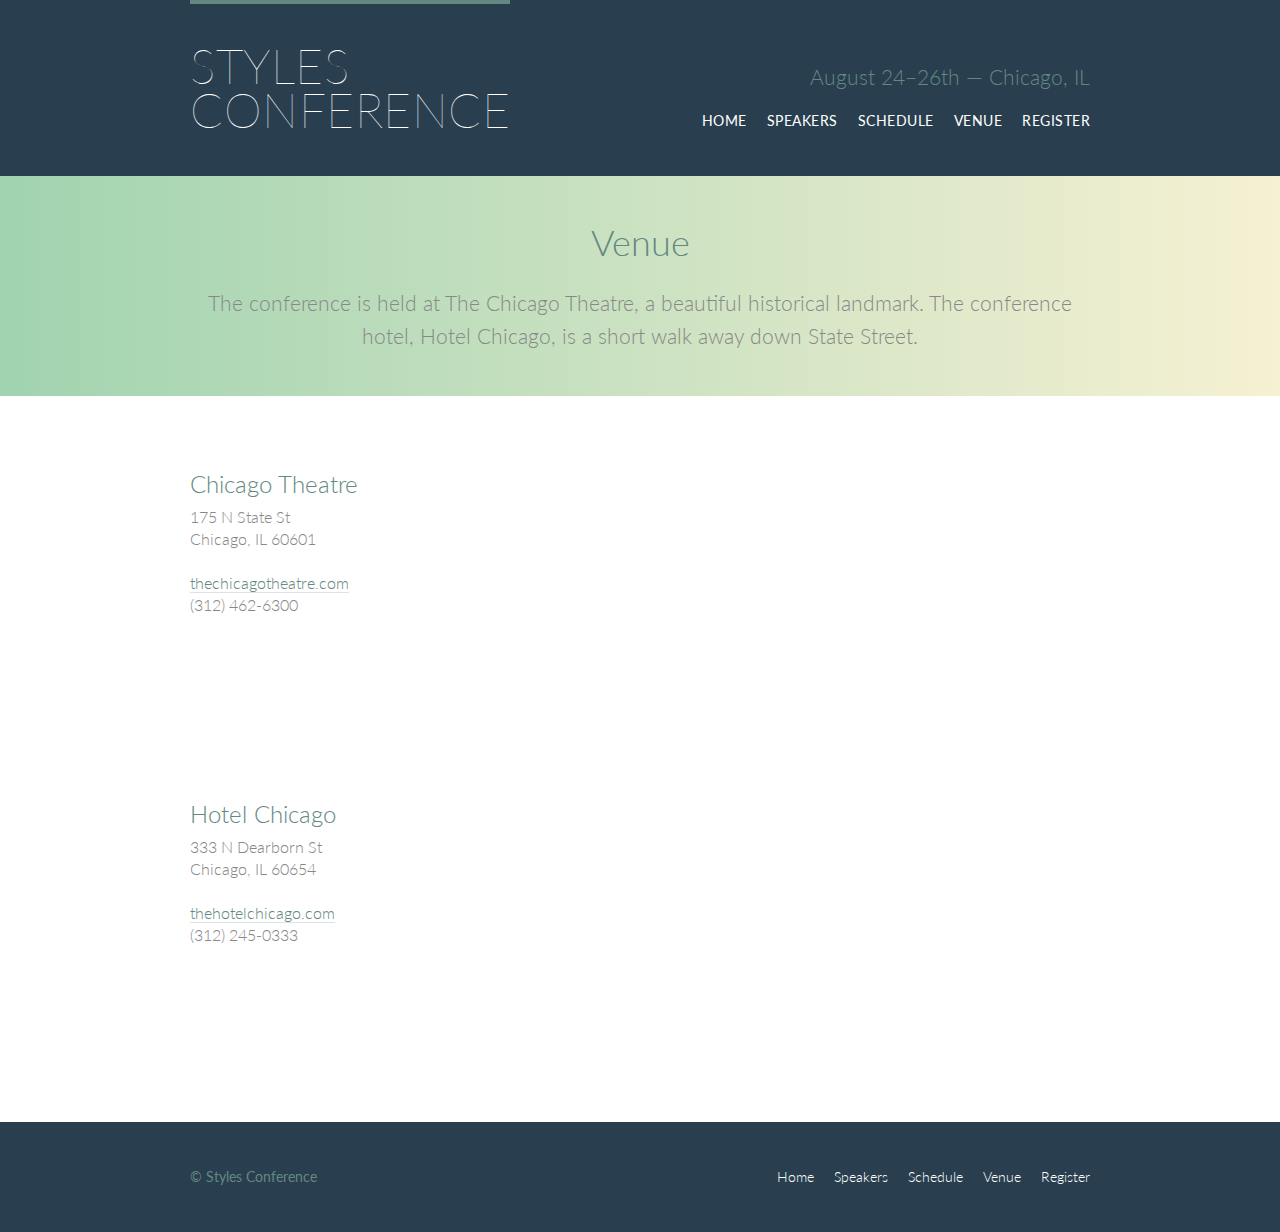
<file: venue.html>
<!DOCTYPE html>
<html lang="en">

   <head>
      <meta charset="utf-8">
      <title>Venue - Styles Conference</title>
      <link rel="stylesheet" href="assets/stylesheets/main.css">
      <link rel="stylesheet" href="https://fonts.googleapis.com/css2?family=Lato:wght@100;300;400">
   </head>

   <body>

      <!-- Header -->

      <header class="primary-header container group">

         <h1 class="logo">
            <a href="index.html">Styles <br> Conference</a>
         </h1>

         <h3 class="tagline">August 24&ndash;26th &mdash; Chicago, IL</h3>

         <nav class="nav primary-nav">
            <ul>
               <li><a href="index.html">Home</a></li><!--
               --><li><a href="speakers.html">Speakers</a></li><!--
               --><li><a href="schedule.html">Schedule</a></li><!--
               --><li><a href="venue.html">Venue</a></li><!--
               --><li><a href="register.html">Register</a></li>
            </ul>
         </nav>

      </header>


      <!-- Lead -->

      <section class="row-alt">
         <div class="lead container">

            <h1>Venue</h1>

            <p>The conference is held at The Chicago Theatre, a beautiful historical landmark. The conference hotel, Hotel Chicago, is a short walk away down State Street.</p>
         
         </div>
      </section>

      
      <!-- Main content -->

      <section class="row">
         <div class="grid">

            <!-- Chicago Theatre -->

            <section class="venue-theatre">

               <div class="col-1-3">
                  <h2>Chicago Theatre</h2>
                  <p>175 N State St <br> Chicago, IL 60601</p>
                  <p><a href="http://www.thechicagotheatre.com/">thechicagotheatre.com</a> <br> (312) 462-6300</p>
               </div><!--

               --><iframe class="venue-map col-2-3" src="https://www.google.com/maps/embed?pb=!1m5!3m3!1m2!1s0x880e2ca55810a493%3A0x4700ddf60fcbfad6!2schicago+theatre!5e0!3m2!1sen!2sus!4v1388701393606"></iframe>

            </section>

            <!-- Hotel Chicago -->

            <section class="venue-hotel">

               <div class="col-1-3">
                  <h2>Hotel Chicago</h2>
                  <p>333 N Dearborn St <br> Chicago, IL 60654</p>
                  <p><a href="http://thehotelchicago.com/">thehotelchicago.com</a> <br> (312) 245-0333</p>
               </div><!--

               --><iframe class="venue-map col-2-3" src="https://www.google.com/maps/embed?pb=!1m5!3m3!1m2!1s0x880e2cb1da049173%3A0xa5c91d255a775f0b!2sHotel+Sax+Chicago%2C+North+Dearborn+Street%2C+Chicago%2C+IL!5e0!3m2!1sen!2sus!4v1388702493978"></iframe>

            </section>

         </div>
      </section>


      <!-- Footer -->

      <footer class="primary-footer container group">

         <small>&copy; Styles Conference</small>

         <nav class="nav">
            <ul>
               <li><a href="index.html">Home</a></li><!--
               --><li><a href="speakers.html">Speakers</a></li><!--
               --><li><a href="schedule.html">Schedule</a></li><!--
               --><li><a href="venue.html">Venue</a></li><!--
               --><li><a href="register.html">Register</a></li>
            </ul>
         </nav>

      </footer>

   </body>
   
</html>
</file>
<file: assets/stylesheets/main.css>
/*
  ========================================
  Reset
  ========================================
*/

/* http://meyerweb.com/eric/tools/css/reset/ 2. v2.0 | 20110126
  License: none (public domain)
*/

html, body, div, span, applet, object, iframe,
h1, h2, h3, h4, h5, h6, p, blockquote, pre,
a, abbr, acronym, address, big, cite, code,
del, dfn, em, img, ins, kbd, q, s, samp,
small, strike, strong, sub, sup, tt, var,
b, u, i, center,
dl, dt, dd, ol, ul, li,
fieldset, form, label, legend,
table, caption, tbody, tfoot, thead, tr, th, td,
article, aside, canvas, details, embed,
figure, figcaption, footer, header, hgroup,
menu, nav, output, ruby, section, summary,
time, mark, audio, video {
  margin: 0;
  padding: 0;
  border: 0;
  font-size: 100%;
  font: inherit;
  vertical-align: baseline;
}
/* HTML5 display-role reset for older browsers */
article, aside, details, figcaption, figure,
footer, header, hgroup, menu, nav, section {
  display: block;
}
body {
  line-height: 1;
}
ol, ul {
  list-style: none;
}
blockquote, q {
  quotes: none;
}
blockquote:before, blockquote:after,
q:before, q:after {
  content: '';
  content: none;
}
table {
  border-collapse: collapse;
  border-spacing: 0;
}


/*
  ========================================
  Custom styles
  ========================================
*/

body {
  background: #293f50;
  color: #888;
  font: 300 16px/22px "Lato", "Open Sans", "Helvetica Neue", Helvetica, Arial, sans-serif;
}


/*
  ========================================
  Grid
  ========================================
*/

*,
*:before,
*:after {
  -webkit-box-sizing: border-box;
     -moz-box-sizing: border-box;
          box-sizing: border-box;
}

.container,
.grid {
  margin: 0 auto;
  width: 960px;
}
.container {
  padding-left: 30px;
  padding-right: 30px;
}
.grid,
.col-1-3,
.col-2-3 {
  padding-left: 15px;
  padding-right: 15px;
}

.col-1-3,
.col-2-3 {
  display: inline-block;
  vertical-align: top;
}
.col-1-3 {
  width: 33.33%;
}
.col-2-3 {
  width: 66.66%;
}


/*
  ========================================
  Clearfix
  ========================================
*/

.group:before,
.group:after {
  content: "";
  display: table;
}
.group:after {
  clear: both;
}
.group {
  clear: both;
  *zoom: 1;
}


/*
  ========================================
  Rows
  ========================================
*/

.row,
.row-alt {
  min-width: 960px;
}
.row {
  background: #fff;
  padding: 66px 0 44px 0;
}
.row-alt {
   background: #cbe2c1;
   background: -webkit-linear-gradient(to right, #a1d3b0, #f6f1d3);
   background:    -moz-linear-gradient(to right, #a1d3b0, #f6f1d3);
   background:         linear-gradient(to right, #a1d3b0, #f6f1d3);
   padding: 44px 0 22px 0;
 }


/*
  ========================================
  Typography
  ========================================
*/

h1, h2, h3, h4 {
  color: #648880;
}
h1, h3, h4, h5, p {
  margin-bottom: 22px;
}
h1 {
  font-size: 36px;
  line-height: 44px;
}
h2 {
  font-size: 24px;
  line-height: 44px;
}
h3 {
  font-size: 21px;
}
h4 {
  font-size: 18px;
}
h5 {
  color: #a9b2b9;
  font-size: 14px;
  font-weight: 400;
  text-transform: uppercase;
}

strong {
  font-weight: 400;
}
cite, 
em {
  font-style: italic;
}


/*
  ========================================
  Leads
  ========================================
*/

.lead {
  text-align: center;
}
.lead p {
  font-size: 21px;
  line-height: 33px;
}


/*
  ========================================
  Links
  ========================================
*/

a {
  color: #648880;
  text-decoration: none;
}
a:hover {
  color: #a9b2b9;
}
p a {
  border-bottom: 1px solid #dfe2e5;
}

.primary-header a,
.primary-footer a {
  color: #fff;
}
.primary-header a:hover,
.primary-footer a:hover {
  color: #648880;
}


/*
  ========================================
  Buttons
  ========================================
*/

.btn {
  border-radius: 5px;
  color: #fff;
  cursor: pointer;
  display: inline-block;
  font-weight: 400;
  letter-spacing: .5px;
  margin: 0;
  text-transform: uppercase;
}
.btn-alt {
  border: 1px solid #fff;
  padding: 10px 30px;
}
.btn-alt:hover {
  background: #fff;
  color: #648880;
}


/*
  ========================================
  Primary header
  ========================================
*/

.logo {
  border-top: 4px solid #648880;
  float: left;
  font-size: 48px;
  font-weight: 100;
  letter-spacing: .5px;
  line-height: 44px;
  padding: 40px 0 22px 0;
  text-transform: uppercase;
}

.tagline {
  margin: 66px 0 22px 0;
  text-align: right;
}

.primary-nav {
  font-size: 14px;
  font-weight: 400;
  letter-spacing: .5px;
  text-transform: uppercase;
}


/*
  ========================================
  Home
  ========================================
*/

.hero {
  color: #fff;
  line-height: 44px;
  padding: 22px 80px 66px 80px;
  text-align: center;
}
.hero h2 {
  font-size: 36px;
}
.hero p {
  font-size: 24px;
  font-weight: 100;
}

.teaser a:hover h3 {
  color: #a9b2b9;
}

.teaser img {
  border-radius: 5px;
  display: block;
  margin-bottom: 22px;
  max-width: 100%
}


/*
  ========================================
  Navigation
  ========================================
*/

.nav {
  text-align: right;
}
.nav li {
  display: inline-block;
  margin: 0 10px;
  vertical-align: top;
}
.nav li:last-child {
  margin-right: 0;
}


/*
  ========================================
  Primary footer
  ========================================
*/

.primary-footer {
  color: #648880;
  font-size: 14px;
  padding-bottom: 44px;
  padding-top: 44px;
}
.primary-footer small {
  float: left;
  font-weight: 400;
}


/*
  ========================================
  Speakers
  ========================================
*/
  
.speaker {
  margin-bottom: 44px;
}
.speaker-info {
  border: 1px solid #dfe2e5;
  border-radius: 5px;
  margin-top: 88px;
  padding-bottom: 22px;
  text-align: center;
}

.speaker-info img {
  border-radius: 50%;
  height: 130px;
  margin: -66px 0 22px 0;
  vertical-align: top;
}


/*
  ========================================
  Venue
  ========================================
*/

.venue-theatre {
  margin-bottom: 66px;
}
.venue-hotel {
  margin-bottom: 22px;
}
.venue-map {
  height: 264px;
}
</file>
